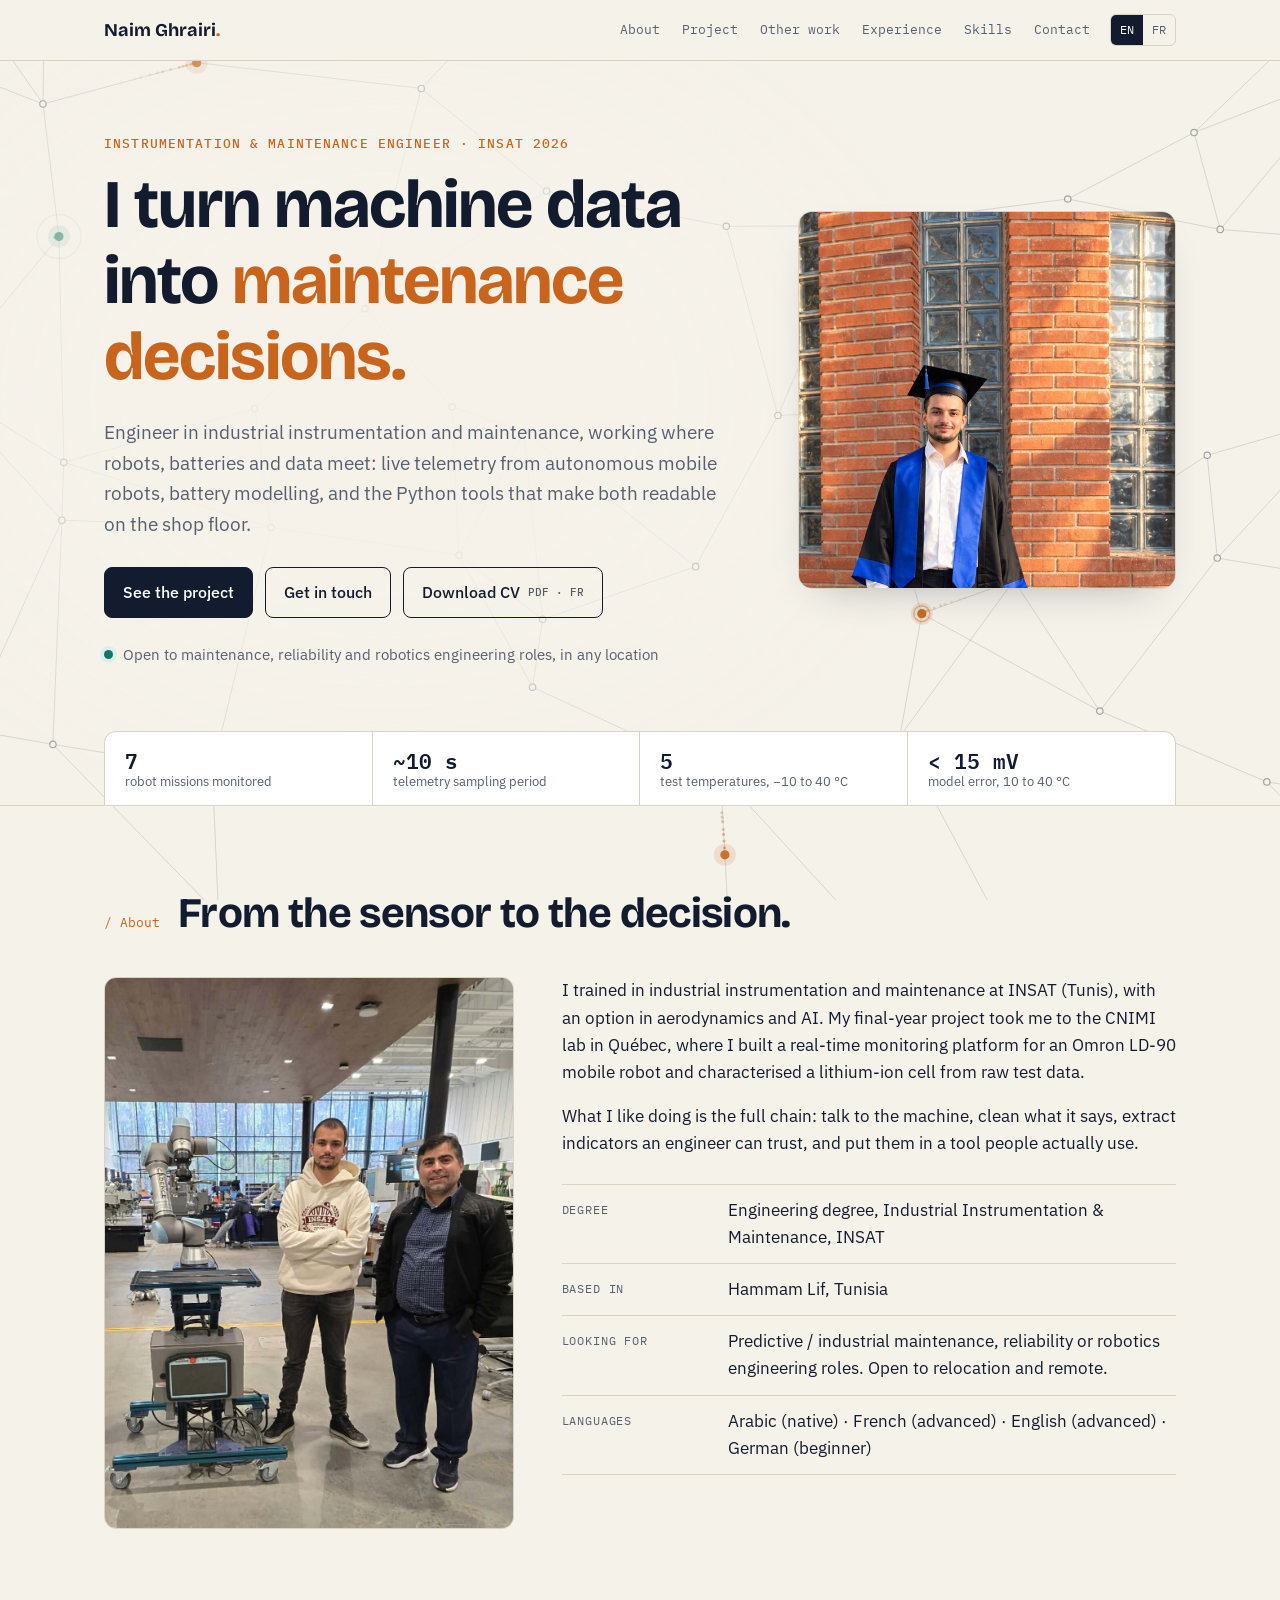
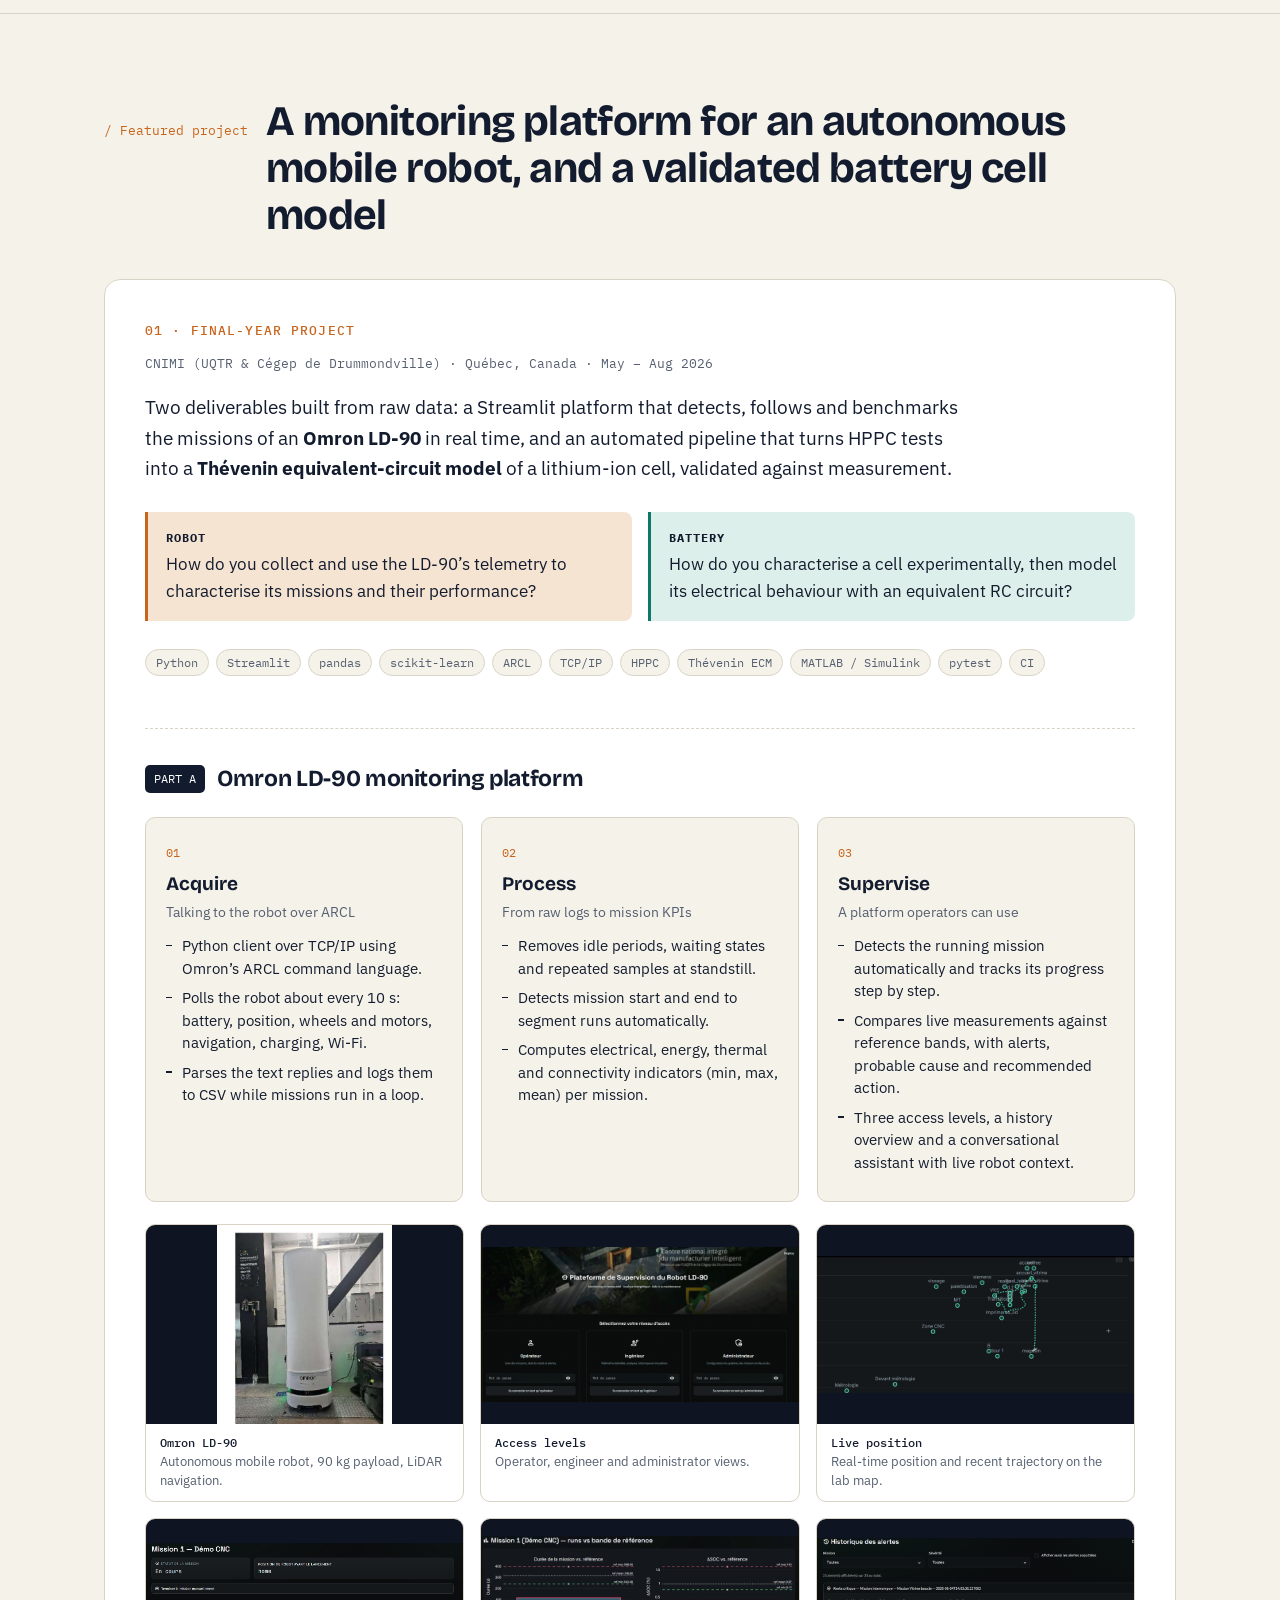
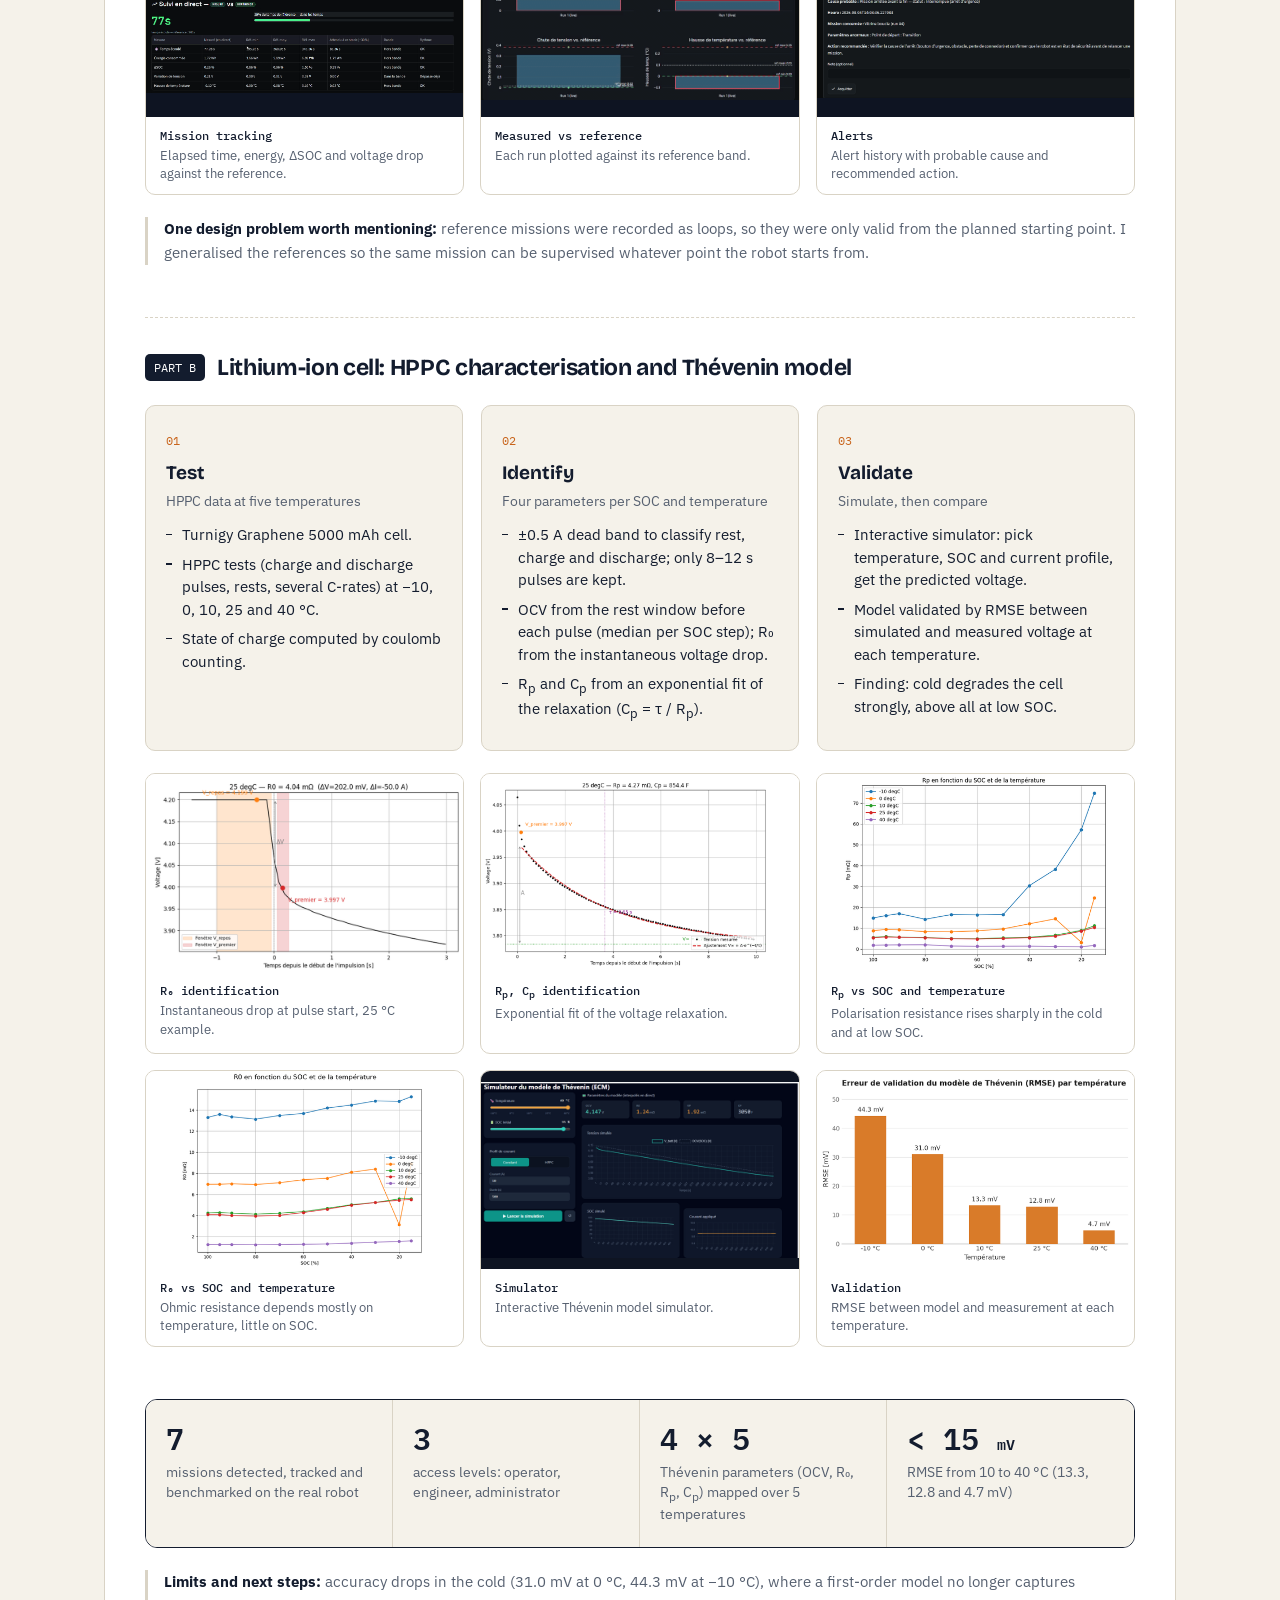
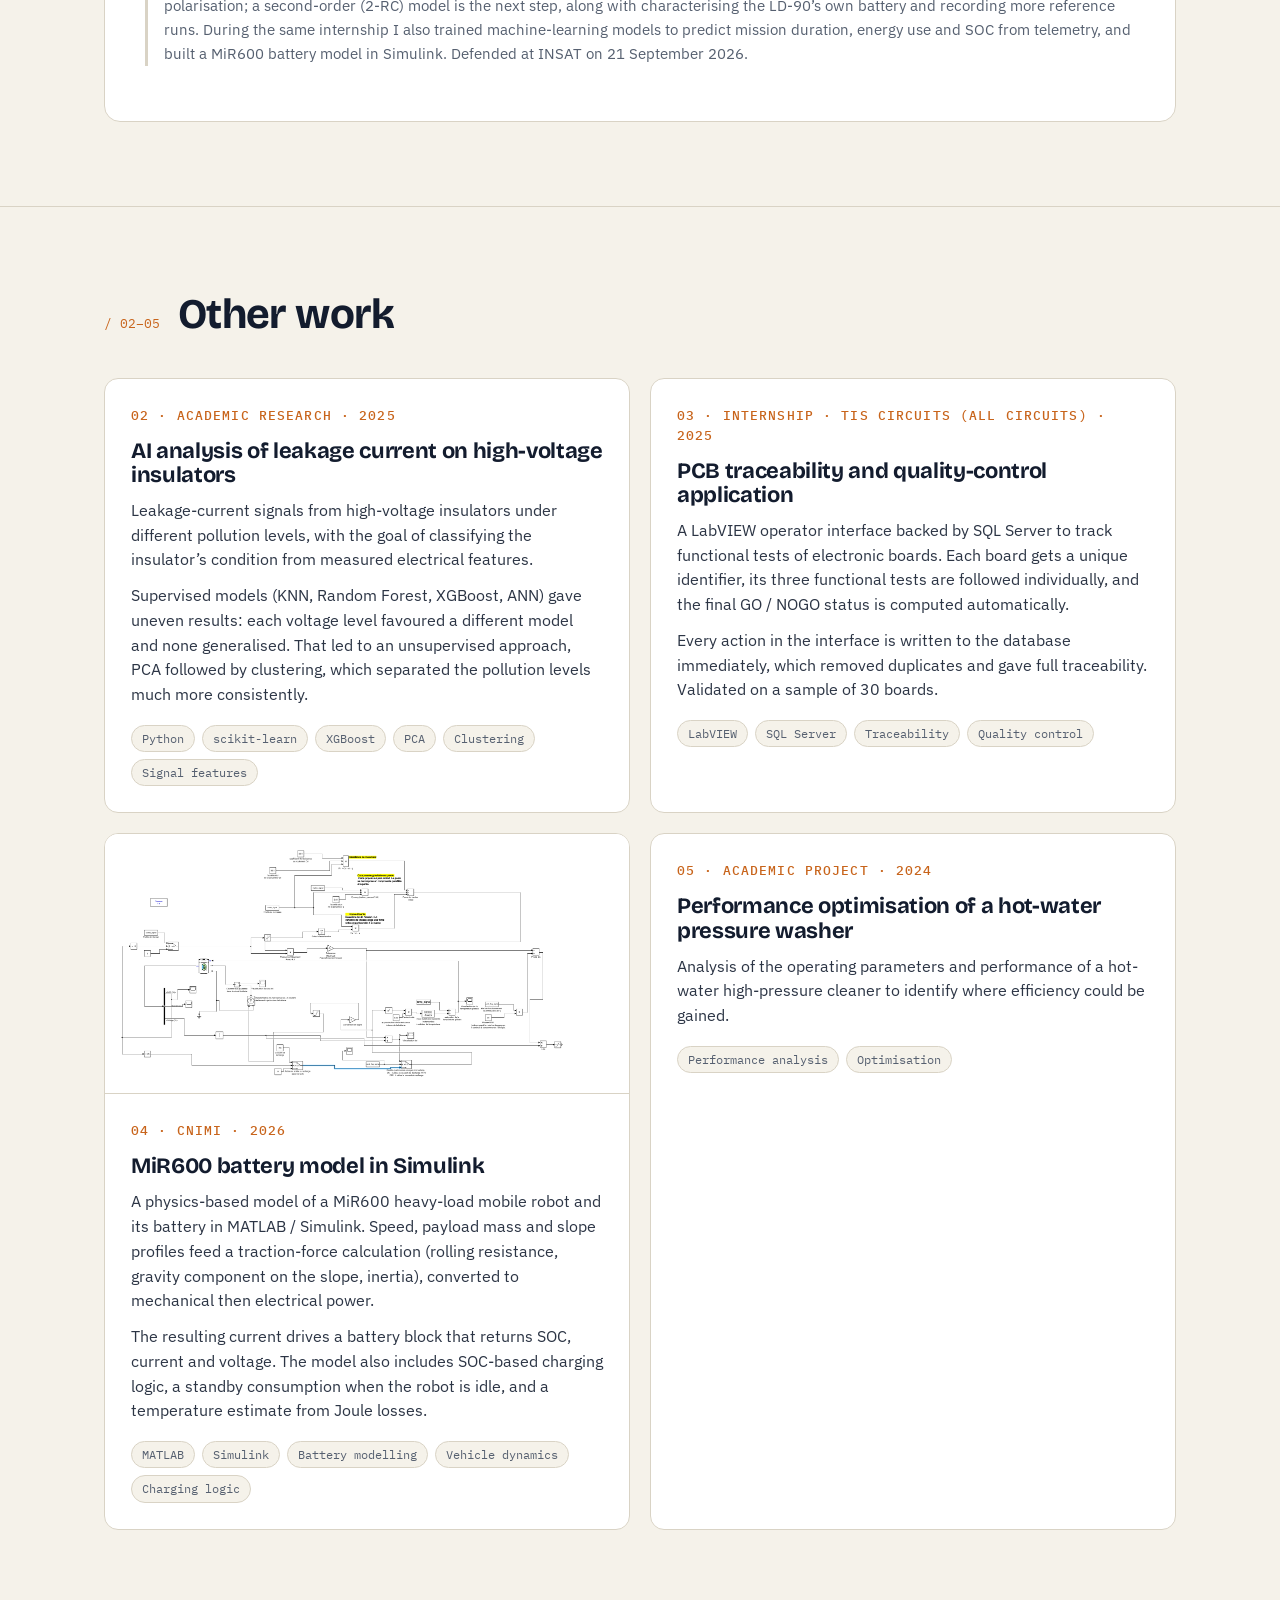
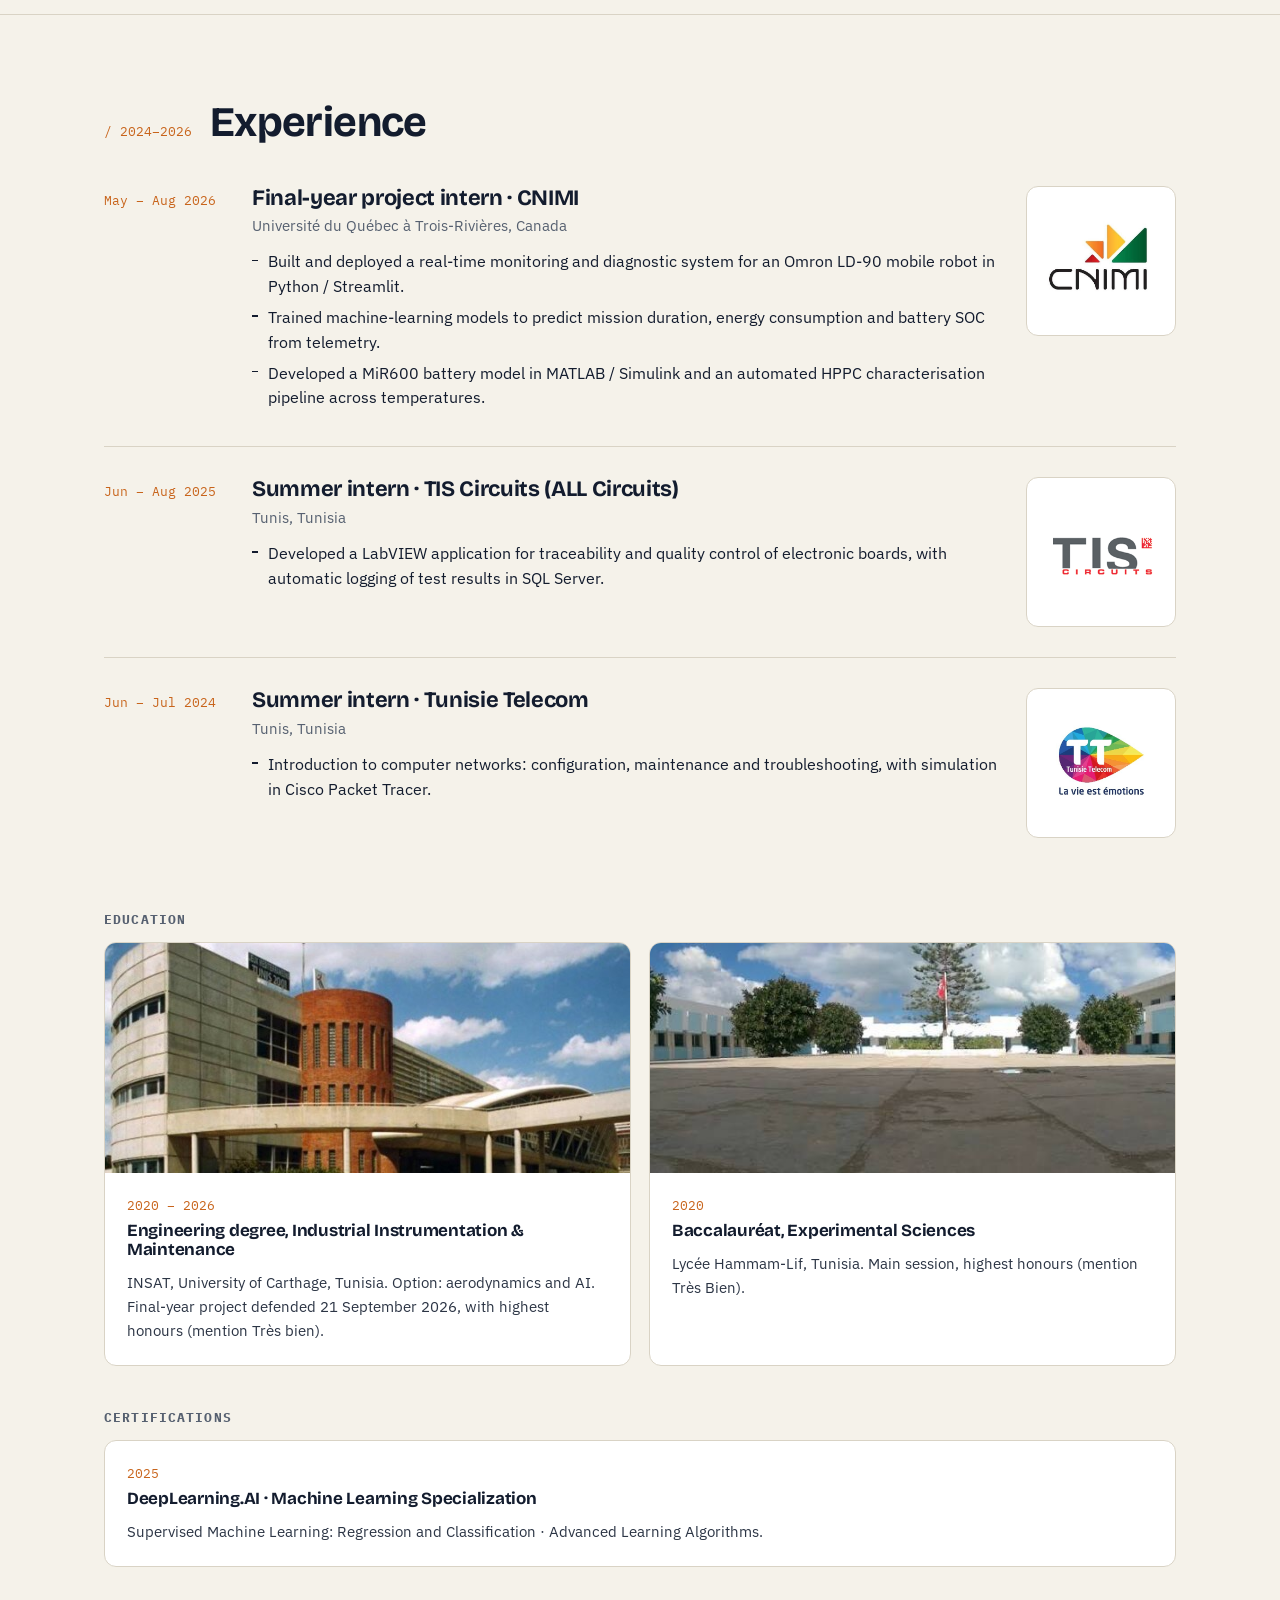
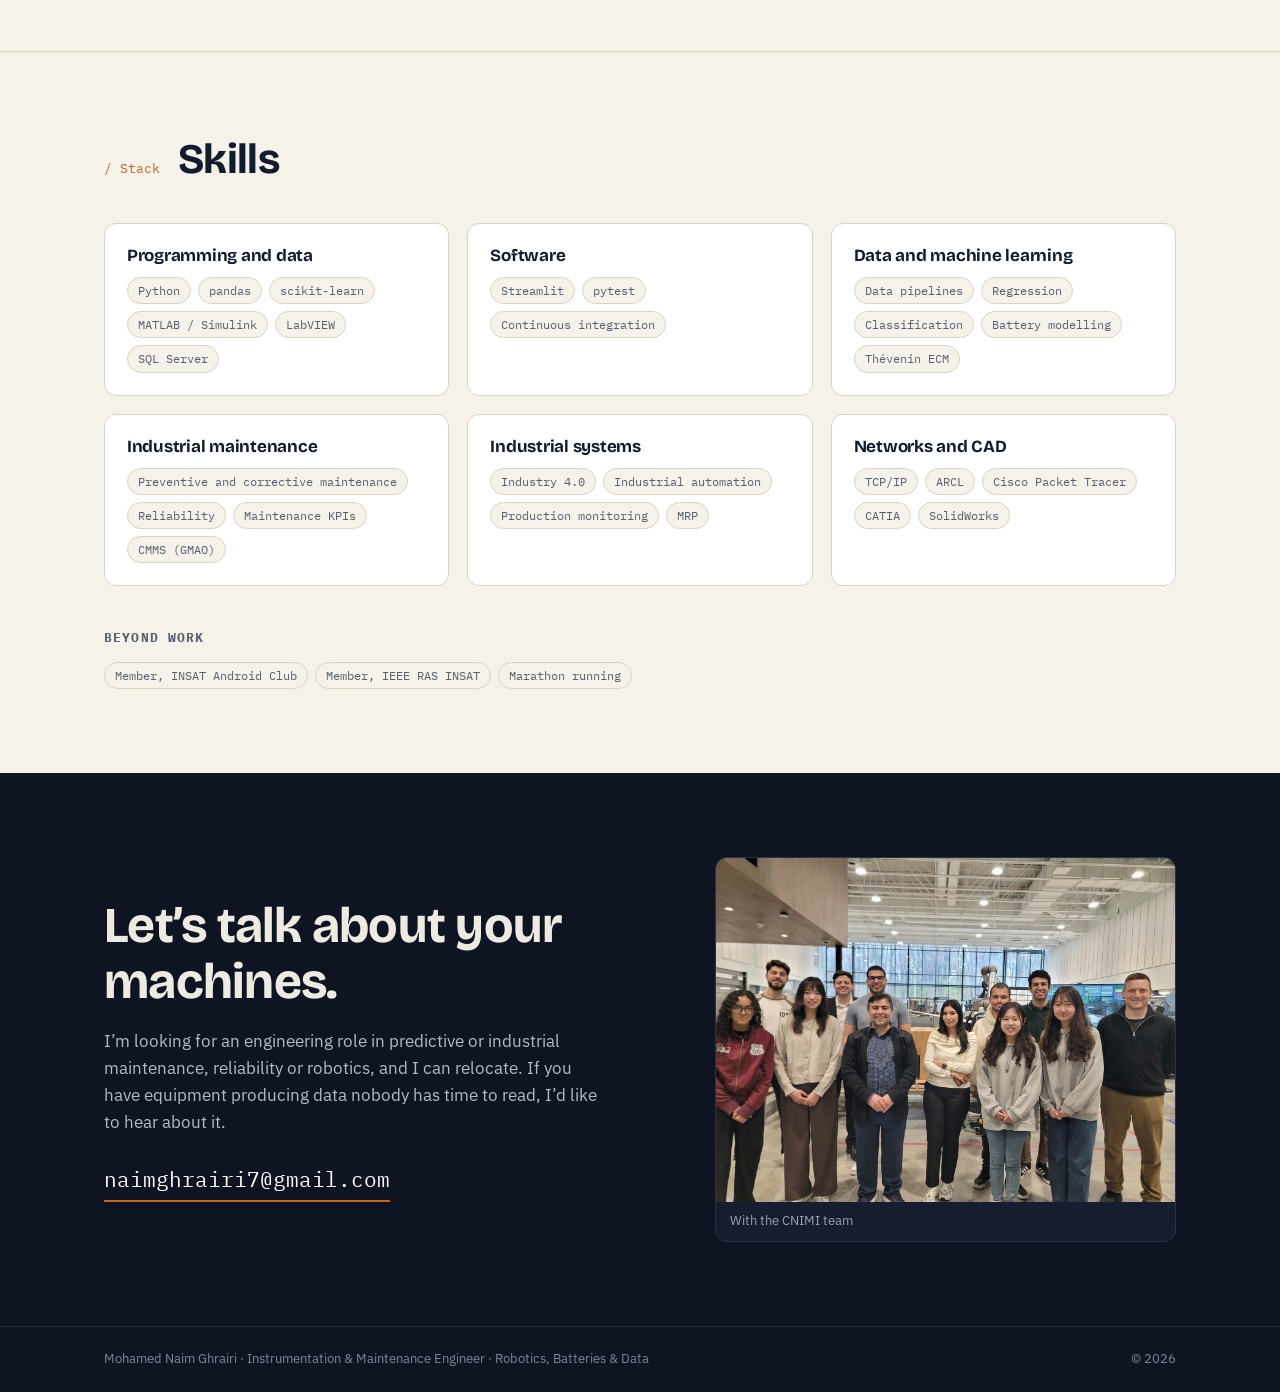
<file: index.html>
<!doctype html>
<html lang="en">
<head>
<meta charset="utf-8">
<meta name="viewport" content="width=device-width, initial-scale=1">
<title>Naim Ghrairi – Instrumentation &amp; Maintenance Engineer · Robotics, Batteries &amp; Data</title>
<meta name="description" content="Naim Ghrairi, industrial instrumentation and maintenance engineer (INSAT). Robot telemetry monitoring, lithium-ion battery modelling and Python data tools. Open to maintenance, reliability and robotics roles.">
<meta name="author" content="Mohamed Naim Ghrairi">
<meta property="og:type" content="website">
<meta property="og:title" content="Naim Ghrairi – Instrumentation &amp; Maintenance Engineer · Robotics, Batteries &amp; Data">
<meta property="og:description" content="Naim Ghrairi, industrial instrumentation and maintenance engineer (INSAT). Robot telemetry monitoring, lithium-ion battery modelling and Python data tools. Open to maintenance, reliability and robotics roles.">
<meta property="og:image" content="img/portrait.jpg">
<meta name="theme-color" content="#F5F2EA">
<link rel="alternate" hreflang="en" href="index.html">
<link rel="alternate" hreflang="fr" href="fr.html">
<link rel="preconnect" href="https://fonts.googleapis.com">
<link rel="preconnect" href="https://fonts.gstatic.com" crossorigin>
<link href="https://fonts.googleapis.com/css2?family=Bricolage+Grotesque:opsz,wght@12..96,500;12..96,700&family=IBM+Plex+Mono:wght@400;500;600&family=IBM+Plex+Sans:wght@400;500;600&display=swap" rel="stylesheet">
<link rel="stylesheet" href="style.css">
</head>
<body id="top">
<canvas id="bg" aria-hidden="true"></canvas>
<a class="skip" href="#main">Skip to content</a>

<header class="top"><div class="wrap">
  <a class="brand" href="#top">Naim Ghrairi<span>.</span></a>
  <nav class="nav" aria-label="Sections"><a href="#about">About</a><a href="#project">Project</a><a href="#work">Other work</a><a href="#experience">Experience</a><a href="#skills">Skills</a><a href="#contact">Contact</a></nav>
  <div class="lang"><a href="index.html" aria-current="page">EN</a><a href="fr.html">FR</a></div>
</div></header>

<main id="main">

<!-- ============ HERO ============ -->
<div class="hero"><div class="wrap">
  <div>
    <span class="eyebrow">Instrumentation &amp; Maintenance Engineer · INSAT 2026</span>
    <h1>I turn machine data into <em>maintenance decisions.</em></h1>
    <p class="lead">Engineer in industrial instrumentation and maintenance, working where robots, batteries and data meet: live telemetry from autonomous mobile robots, battery modelling, and the Python tools that make both readable on the shop floor.</p>
    <div class="btns">
      <a class="btn primary" href="#project">See the project</a>
      <a class="btn" href="#contact">Get in touch</a>
      <a class="btn" href="cv/CV_Naim_Ghrairi_FR.pdf">Download CV <small>PDF · FR</small></a>
      <!-- Add your profile links here once you have them, e.g.
      <a class="btn" href="https://www.linkedin.com/in/YOUR-PROFILE">LinkedIn</a>
      <a class="btn" href="https://github.com/YOUR-USERNAME">GitHub</a> -->
    </div>
    <span class="status"><i></i>Open to maintenance, reliability and robotics engineering roles, in any location</span>
  </div>
  <div class="plate">
    <img src="img/portrait.jpg" alt="Naim Ghrairi in his graduation gown" width="640" height="640">
  </div>
</div>
<div class="wrap"><div class="readout"><div><b>7</b><span>robot missions monitored</span></div><div><b>~10 s</b><span>telemetry sampling period</span></div><div><b>5</b><span>test temperatures, −10 to 40 °C</span></div><div><b>&lt; 15 mV</b><span>model error, 10 to 40 °C</span></div></div></div>
</div>

<!-- ============ ABOUT ============ -->
<section id="about"><div class="wrap">
  <div class="sec-head"><span class="num">/ About</span><h2>From the sensor to the decision.</h2></div>
  <div class="about">
    <figure class="photo"><img src="img/cnimi-supervisor.jpg" alt="Naim Ghrairi and his supervisor standing next to a mobile robot carrying a collaborative arm at the CNIMI lab" loading="lazy"></figure>
    <div>
      <p>I trained in industrial instrumentation and maintenance at INSAT (Tunis), with an option in aerodynamics and AI. My final-year project took me to the CNIMI lab in Québec, where I built a real-time monitoring platform for an Omron LD-90 mobile robot and characterised a lithium-ion cell from raw test data.</p><p>What I like doing is the full chain: talk to the machine, clean what it says, extract indicators an engineer can trust, and put them in a tool people actually use.</p>
      <dl class="kv"><div><dt>Degree</dt><dd>Engineering degree, Industrial Instrumentation &amp; Maintenance, INSAT</dd></div><div><dt>Based in</dt><dd>Hammam Lif, Tunisia</dd></div><div><dt>Looking for</dt><dd>Predictive / industrial maintenance, reliability or robotics engineering roles. Open to relocation and remote.</dd></div><div><dt>Languages</dt><dd>Arabic (native) · French (advanced) · English (advanced) · German (beginner)</dd></div></dl>
    </div>
  </div>
</div></section>

<!-- ============ FEATURED PROJECT ============ -->
<section id="project"><div class="wrap">
  <div class="sec-head"><span class="num">/ Featured project</span><h2>A monitoring platform for an autonomous mobile robot, and a validated battery cell model</h2></div>
  <article class="feature">
    <span class="eyebrow">01 · Final-year project</span>
    <p class="meta">CNIMI (UQTR &amp; Cégep de Drummondville) · Québec, Canada · May – Aug 2026</p>
    <p class="lead" style="max-width:75ch;color:inherit">Two deliverables built from raw data: a Streamlit platform that detects, follows and benchmarks the missions of an <b>Omron LD-90</b> in real time, and an automated pipeline that turns HPPC tests into a <b>Thévenin equivalent-circuit model</b> of a lithium-ion cell, validated against measurement.</p>
    <div class="challenge"><div><b>ROBOT</b><p>How do you collect and use the LD-90’s telemetry to characterise its missions and their performance?</p></div><div><b>BATTERY</b><p>How do you characterise a cell experimentally, then model its electrical behaviour with an equivalent RC circuit?</p></div></div>
    <ul class="tags"><li class="tag">Python</li><li class="tag">Streamlit</li><li class="tag">pandas</li><li class="tag">scikit-learn</li><li class="tag">ARCL</li><li class="tag">TCP/IP</li><li class="tag">HPPC</li><li class="tag">Thévenin ECM</li><li class="tag">MATLAB / Simulink</li><li class="tag">pytest</li><li class="tag">CI</li></ul>
    <div class="part"><div class="part-title"><span>PART A</span><h4>Omron LD-90 monitoring platform</h4></div><div class="steps"><div class="step"><span class="n">01</span><h5>Acquire</h5><p class="sub">Talking to the robot over ARCL</p><ul><li>Python client over TCP/IP using Omron’s ARCL command language.</li><li>Polls the robot about every 10 s: battery, position, wheels and motors, navigation, charging, Wi-Fi.</li><li>Parses the text replies and logs them to CSV while missions run in a loop.</li></ul></div><div class="step"><span class="n">02</span><h5>Process</h5><p class="sub">From raw logs to mission KPIs</p><ul><li>Removes idle periods, waiting states and repeated samples at standstill.</li><li>Detects mission start and end to segment runs automatically.</li><li>Computes electrical, energy, thermal and connectivity indicators (min, max, mean) per mission.</li></ul></div><div class="step"><span class="n">03</span><h5>Supervise</h5><p class="sub">A platform operators can use</p><ul><li>Detects the running mission automatically and tracks its progress step by step.</li><li>Compares live measurements against reference bands, with alerts, probable cause and recommended action.</li><li>Three access levels, a history overview and a conversational assistant with live robot context.</li></ul></div></div><div class="gallery"><figure class="fig "><a href="img/robot-ld90.jpg" target="_blank" rel="noopener"><img src="img/robot-ld90.jpg" alt="The Omron LD-90 mobile robot at the CNIMI lab" loading="lazy"></a><figcaption class="fig-cap"><b>Omron LD-90</b>Autonomous mobile robot, 90 kg payload, LiDAR navigation.</figcaption></figure><figure class="fig "><a href="img/dash-home.png" target="_blank" rel="noopener"><img src="img/dash-home.png" alt="Platform home page with three access levels" loading="lazy"></a><figcaption class="fig-cap"><b>Access levels</b>Operator, engineer and administrator views.</figcaption></figure><figure class="fig "><a href="img/dash-trajectory.gif" target="_blank" rel="noopener"><img src="img/dash-trajectory.gif" alt="Animated view of the robot position on the lab map" loading="lazy"></a><figcaption class="fig-cap"><b>Live position</b>Real-time position and recent trajectory on the lab map.</figcaption></figure><figure class="fig "><a href="img/dash-mission.png" target="_blank" rel="noopener"><img src="img/dash-mission.png" alt="Live mission tracking table comparing measured values with reference" loading="lazy"></a><figcaption class="fig-cap"><b>Mission tracking</b>Elapsed time, energy, ΔSOC and voltage drop against the reference.</figcaption></figure><figure class="fig "><a href="img/dash-compare.gif" target="_blank" rel="noopener"><img src="img/dash-compare.gif" alt="Charts comparing mission runs with reference bands" loading="lazy"></a><figcaption class="fig-cap"><b>Measured vs reference</b>Each run plotted against its reference band.</figcaption></figure><figure class="fig "><a href="img/dash-alerts.png" target="_blank" rel="noopener"><img src="img/dash-alerts.png" alt="Alert history page showing an interrupted mission alert" loading="lazy"></a><figcaption class="fig-cap"><b>Alerts</b>Alert history with probable cause and recommended action.</figcaption></figure></div>
      <p class="note"><b>One design problem worth mentioning:</b> reference missions were recorded as loops, so they were only valid from the planned starting point. I generalised the references so the same mission can be supervised whatever point the robot starts from.</p></div>
    <div class="part"><div class="part-title"><span>PART B</span><h4>Lithium-ion cell: HPPC characterisation and Thévenin model</h4></div><div class="steps"><div class="step"><span class="n">01</span><h5>Test</h5><p class="sub">HPPC data at five temperatures</p><ul><li>Turnigy Graphene 5000 mAh cell.</li><li>HPPC tests (charge and discharge pulses, rests, several C-rates) at −10, 0, 10, 25 and 40 °C.</li><li>State of charge computed by coulomb counting.</li></ul></div><div class="step"><span class="n">02</span><h5>Identify</h5><p class="sub">Four parameters per SOC and temperature</p><ul><li>±0.5 A dead band to classify rest, charge and discharge; only 8–12 s pulses are kept.</li><li>OCV from the rest window before each pulse (median per SOC step); R₀ from the instantaneous voltage drop.</li><li>R<sub>p</sub> and C<sub>p</sub> from an exponential fit of the relaxation (C<sub>p</sub> = τ / R<sub>p</sub>).</li></ul></div><div class="step"><span class="n">03</span><h5>Validate</h5><p class="sub">Simulate, then compare</p><ul><li>Interactive simulator: pick temperature, SOC and current profile, get the predicted voltage.</li><li>Model validated by RMSE between simulated and measured voltage at each temperature.</li><li>Finding: cold degrades the cell strongly, above all at low SOC.</li></ul></div></div><div class="gallery"><figure class="fig light"><a href="img/hppc-r0.png" target="_blank" rel="noopener"><img src="img/hppc-r0.png" alt="Voltage versus time at the start of a pulse showing the ohmic drop" loading="lazy"></a><figcaption class="fig-cap"><b>R₀ identification</b>Instantaneous drop at pulse start, 25 °C example.</figcaption></figure><figure class="fig light"><a href="img/hppc-rp.png" target="_blank" rel="noopener"><img src="img/hppc-rp.png" alt="Measured voltage relaxation with exponential fit" loading="lazy"></a><figcaption class="fig-cap"><b>R<sub>p</sub>, C<sub>p</sub> identification</b>Exponential fit of the voltage relaxation.</figcaption></figure><figure class="fig light"><a href="img/ecm-rp.png" target="_blank" rel="noopener"><img src="img/ecm-rp.png" alt="Polarisation resistance versus state of charge for five temperatures" loading="lazy"></a><figcaption class="fig-cap"><b>R<sub>p</sub> vs SOC and temperature</b>Polarisation resistance rises sharply in the cold and at low SOC.</figcaption></figure><figure class="fig light"><a href="img/ecm-r0.png" target="_blank" rel="noopener"><img src="img/ecm-r0.png" alt="Ohmic resistance versus state of charge for five temperatures" loading="lazy"></a><figcaption class="fig-cap"><b>R₀ vs SOC and temperature</b>Ohmic resistance depends mostly on temperature, little on SOC.</figcaption></figure><figure class="fig "><a href="img/ecm-simulator.png" target="_blank" rel="noopener"><img src="img/ecm-simulator.png" alt="Simulator interface with temperature and SOC sliders and simulated voltage" loading="lazy"></a><figcaption class="fig-cap"><b>Simulator</b>Interactive Thévenin model simulator.</figcaption></figure><figure class="fig light"><a href="img/ecm-rmse.png" target="_blank" rel="noopener"><img src="img/ecm-rmse.png" alt="Bar chart of model validation error by temperature" loading="lazy"></a><figcaption class="fig-cap"><b>Validation</b>RMSE between model and measurement at each temperature.</figcaption></figure></div></div>
    <div class="results" aria-label="Results"><div><b>7</b><span>missions detected, tracked and benchmarked on the real robot</span></div><div><b>3</b><span>access levels: operator, engineer, administrator</span></div><div><b>4 × 5</b><span>Thévenin parameters (OCV, R₀, R<sub>p</sub>, C<sub>p</sub>) mapped over 5 temperatures</span></div><div><b>&lt; 15 <small>mV</small></b><span>RMSE from 10 to 40 °C (13.3, 12.8 and 4.7 mV)</span></div></div>
    <p class="note"><b>Limits and next steps:</b> accuracy drops in the cold (31.0 mV at 0 °C, 44.3 mV at −10 °C), where a first-order model no longer captures polarisation; a second-order (2-RC) model is the next step, along with characterising the LD-90’s own battery and recording more reference runs. During the same internship I also trained machine-learning models to predict mission duration, energy use and SOC from telemetry, and built a MiR600 battery model in Simulink. Defended at INSAT on 21 September 2026.</p>
  </article>
</div></section>

<!-- ============ OTHER WORK ============ -->
<section id="work"><div class="wrap">
  <div class="sec-head"><span class="num">/ 02–05</span><h2>Other work</h2></div>
  <div class="cards"><article class="card"><div class="body"><span class="eyebrow">02 · Academic research · 2025</span><h3>AI analysis of leakage current on high-voltage insulators</h3><p>Leakage-current signals from high-voltage insulators under different pollution levels, with the goal of classifying the insulator’s condition from measured electrical features.</p><p>Supervised models (KNN, Random Forest, XGBoost, ANN) gave uneven results: each voltage level favoured a different model and none generalised. That led to an unsupervised approach, PCA followed by clustering, which separated the pollution levels much more consistently.</p><ul class="tags"><li class="tag">Python</li><li class="tag">scikit-learn</li><li class="tag">XGBoost</li><li class="tag">PCA</li><li class="tag">Clustering</li><li class="tag">Signal features</li></ul></div></article><article class="card"><div class="body"><span class="eyebrow">03 · Internship · TIS Circuits (ALL Circuits) · 2025</span><h3>PCB traceability and quality-control application</h3><p>A LabVIEW operator interface backed by SQL Server to track functional tests of electronic boards. Each board gets a unique identifier, its three functional tests are followed individually, and the final GO / NOGO status is computed automatically.</p><p>Every action in the interface is written to the database immediately, which removed duplicates and gave full traceability. Validated on a sample of 30 boards.</p><ul class="tags"><li class="tag">LabVIEW</li><li class="tag">SQL Server</li><li class="tag">Traceability</li><li class="tag">Quality control</li></ul></div></article><article class="card"><a class="shot contain" href="img/mir600-simulink.png" target="_blank" rel="noopener"><img src="img/mir600-simulink.png" alt="Simulink block diagram of the MiR600 model: traction force, power conversion, battery block and charging logic" loading="lazy"></a><div class="body"><span class="eyebrow">04 · CNIMI · 2026</span><h3>MiR600 battery model in Simulink</h3><p>A physics-based model of a MiR600 heavy-load mobile robot and its battery in MATLAB / Simulink. Speed, payload mass and slope profiles feed a traction-force calculation (rolling resistance, gravity component on the slope, inertia), converted to mechanical then electrical power.</p><p>The resulting current drives a battery block that returns SOC, current and voltage. The model also includes SOC-based charging logic, a standby consumption when the robot is idle, and a temperature estimate from Joule losses.</p><ul class="tags"><li class="tag">MATLAB</li><li class="tag">Simulink</li><li class="tag">Battery modelling</li><li class="tag">Vehicle dynamics</li><li class="tag">Charging logic</li></ul></div></article><article class="card"><div class="body"><span class="eyebrow">05 · Academic project · 2024</span><h3>Performance optimisation of a hot-water pressure washer</h3><p>Analysis of the operating parameters and performance of a hot-water high-pressure cleaner to identify where efficiency could be gained.</p><ul class="tags"><li class="tag">Performance analysis</li><li class="tag">Optimisation</li></ul></div></article></div>
</div></section>

<!-- ============ EXPERIENCE + EDUCATION ============ -->
<section id="experience"><div class="wrap">
  <div class="sec-head"><span class="num">/ 2024–2026</span><h2>Experience</h2></div>
  <div class="tl"><div class="tl-item"><div class="when">May – Aug 2026</div><div class="tl-body"><div><h3>Final-year project intern · CNIMI</h3><p class="where">Université du Québec à Trois-Rivières, Canada</p><ul><li>Built and deployed a real-time monitoring and diagnostic system for an Omron LD-90 mobile robot in Python / Streamlit.</li><li>Trained machine-learning models to predict mission duration, energy consumption and battery SOC from telemetry.</li><li>Developed a MiR600 battery model in MATLAB / Simulink and an automated HPPC characterisation pipeline across temperatures.</li></ul></div><div class="logo"><img src="img/logo-cnimi.jpg" alt="CNIMI logo" loading="lazy"></div></div></div><div class="tl-item"><div class="when">Jun – Aug 2025</div><div class="tl-body"><div><h3>Summer intern · TIS Circuits (ALL Circuits)</h3><p class="where">Tunis, Tunisia</p><ul><li>Developed a LabVIEW application for traceability and quality control of electronic boards, with automatic logging of test results in SQL Server.</li></ul></div><div class="logo"><img src="img/logo-tis.png" alt="TIS Circuits logo" loading="lazy"></div></div></div><div class="tl-item"><div class="when">Jun – Jul 2024</div><div class="tl-body"><div><h3>Summer intern · Tunisie Telecom</h3><p class="where">Tunis, Tunisia</p><ul><li>Introduction to computer networks: configuration, maintenance and troubleshooting, with simulation in Cisco Packet Tracer.</li></ul></div><div class="logo"><img src="img/logo-tunisie-telecom.jpg" alt="Tunisie Telecom logo" loading="lazy"></div></div></div></div>
  <h3 class="sub-h">Education</h3>
  <div class="grid2"><div class="box edu"><img src="img/edu-insat.jpg" alt="The INSAT building in Tunis" loading="lazy"><div><span class="yr">2020 – 2026</span><h3>Engineering degree, Industrial Instrumentation &amp; Maintenance</h3><p>INSAT, University of Carthage, Tunisia. Option: aerodynamics and AI. Final-year project defended 21 September 2026, with highest honours (mention Très bien).</p></div></div><div class="box edu"><img src="img/edu-lycee.jpg" alt="Lycée Hammam-Lif courtyard" loading="lazy"><div><span class="yr">2020</span><h3>Baccalauréat, Experimental Sciences</h3><p>Lycée Hammam-Lif, Tunisia. Main session, highest honours (mention Très Bien).</p></div></div></div>
  <h3 class="sub-h">Certifications</h3>
  <div class="box"><span class="yr">2025</span><h3>DeepLearning.AI · Machine Learning Specialization</h3><p>Supervised Machine Learning: Regression and Classification · Advanced Learning Algorithms.</p></div>
</div></section>

<!-- ============ SKILLS ============ -->
<section id="skills"><div class="wrap">
  <div class="sec-head"><span class="num">/ Stack</span><h2>Skills</h2></div>
  <div class="grid3"><div class="box"><h3>Programming and data</h3><ul class="tags"><li class="tag">Python</li><li class="tag">pandas</li><li class="tag">scikit-learn</li><li class="tag">MATLAB / Simulink</li><li class="tag">LabVIEW</li><li class="tag">SQL Server</li></ul></div><div class="box"><h3>Software</h3><ul class="tags"><li class="tag">Streamlit</li><li class="tag">pytest</li><li class="tag">Continuous integration</li></ul></div><div class="box"><h3>Data and machine learning</h3><ul class="tags"><li class="tag">Data pipelines</li><li class="tag">Regression</li><li class="tag">Classification</li><li class="tag">Battery modelling</li><li class="tag">Thévenin ECM</li></ul></div><div class="box"><h3>Industrial maintenance</h3><ul class="tags"><li class="tag">Preventive and corrective maintenance</li><li class="tag">Reliability</li><li class="tag">Maintenance KPIs</li><li class="tag">CMMS (GMAO)</li></ul></div><div class="box"><h3>Industrial systems</h3><ul class="tags"><li class="tag">Industry 4.0</li><li class="tag">Industrial automation</li><li class="tag">Production monitoring</li><li class="tag">MRP</li></ul></div><div class="box"><h3>Networks and CAD</h3><ul class="tags"><li class="tag">TCP/IP</li><li class="tag">ARCL</li><li class="tag">Cisco Packet Tracer</li><li class="tag">CATIA</li><li class="tag">SolidWorks</li></ul></div></div>
  <h3 class="sub-h">Beyond work</h3>
  <ul class="tags"><li class="tag">Member, INSAT Android Club</li><li class="tag">Member, IEEE RAS INSAT</li><li class="tag">Marathon running</li></ul>
</div></section>

<!-- ============ CONTACT ============ -->
<section id="contact" class="contact"><div class="wrap">
  <div>
    <h2>Let’s talk about your machines.</h2>
    <p>I’m looking for an engineering role in predictive or industrial maintenance, reliability or robotics, and I can relocate. If you have equipment producing data nobody has time to read, I’d like to hear about it.</p>
    <a class="mail" href="mailto:naimghrairi7@gmail.com">naimghrairi7@gmail.com</a>
  </div>
  <figure class="photo"><img src="img/cnimi-team.jpg" alt="Group photo of the CNIMI lab team" loading="lazy"><figcaption>With the CNIMI team</figcaption></figure>
</div></section>

</main>
<footer><div class="wrap"><span>Mohamed Naim Ghrairi · Instrumentation &amp; Maintenance Engineer · Robotics, Batteries &amp; Data</span><span>© 2026</span></div></footer>
<script src="script.js" defer></script>
</body>
</html>
</file>
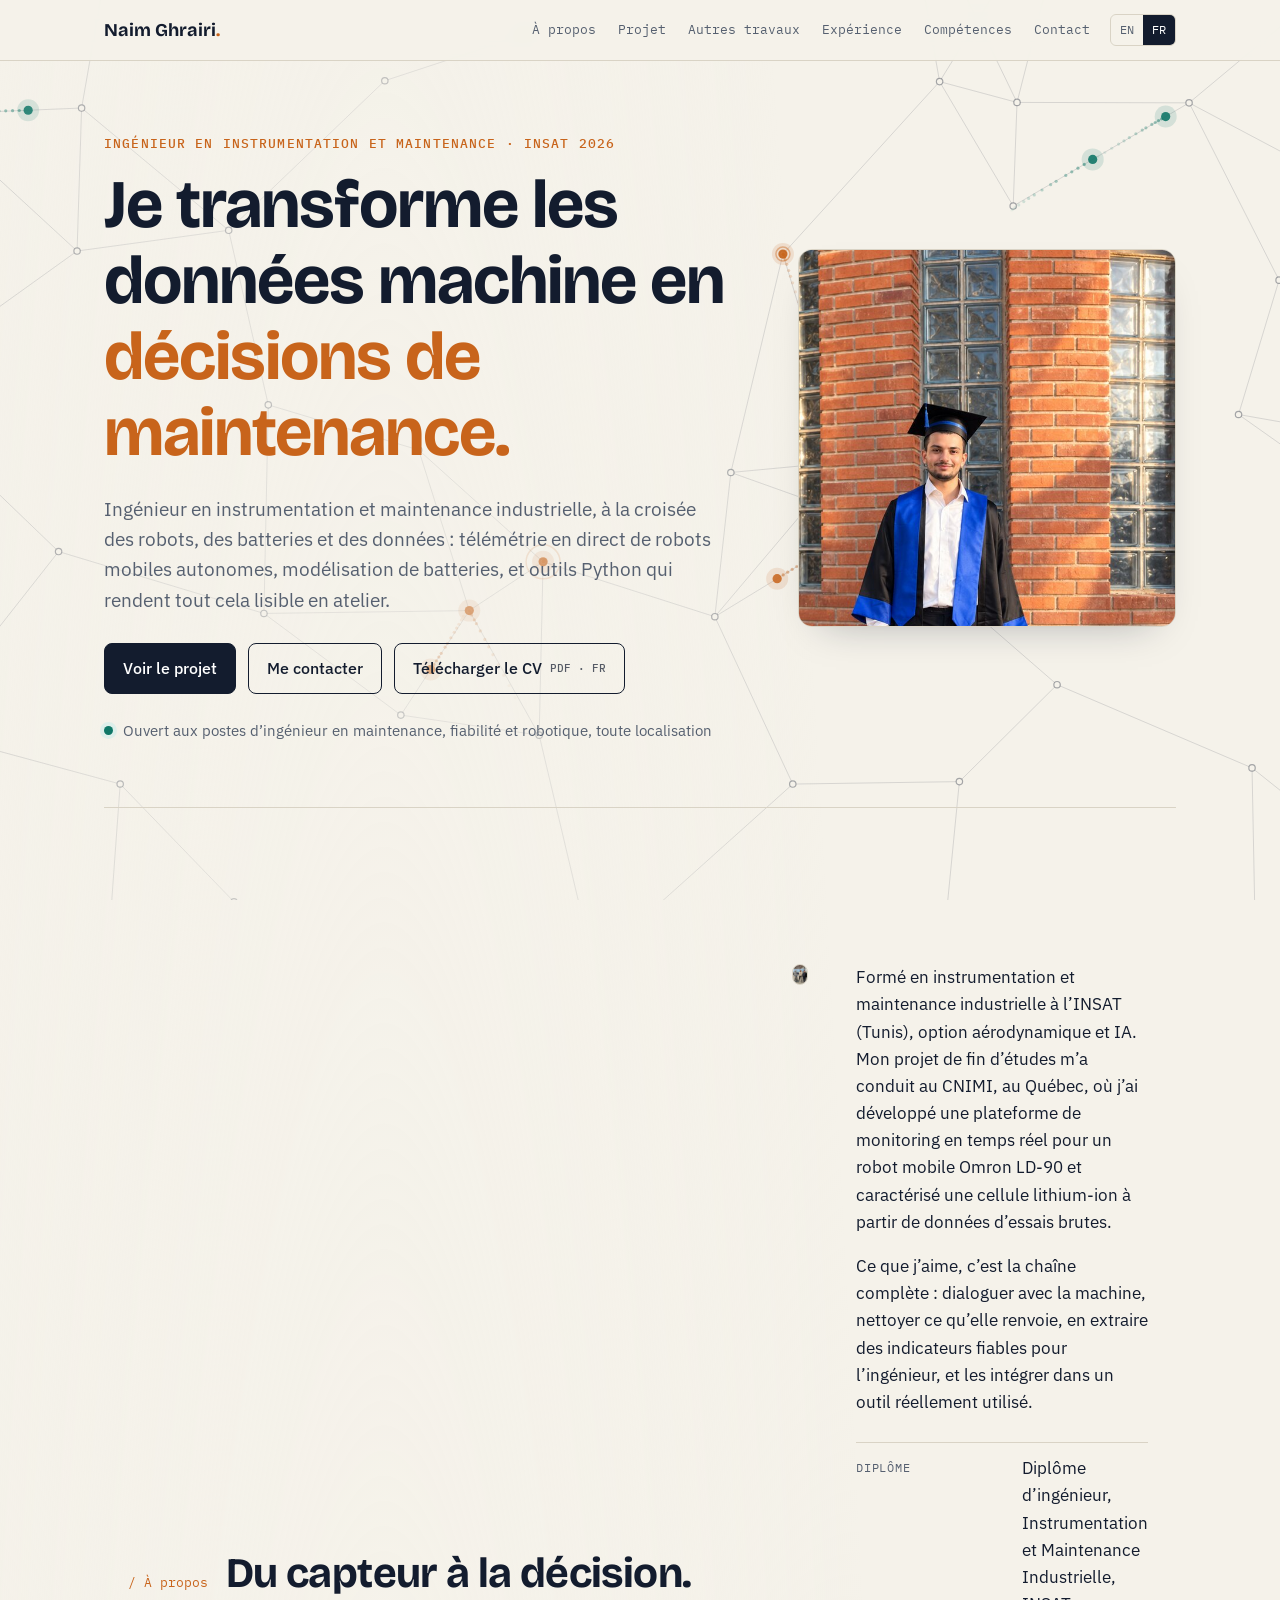
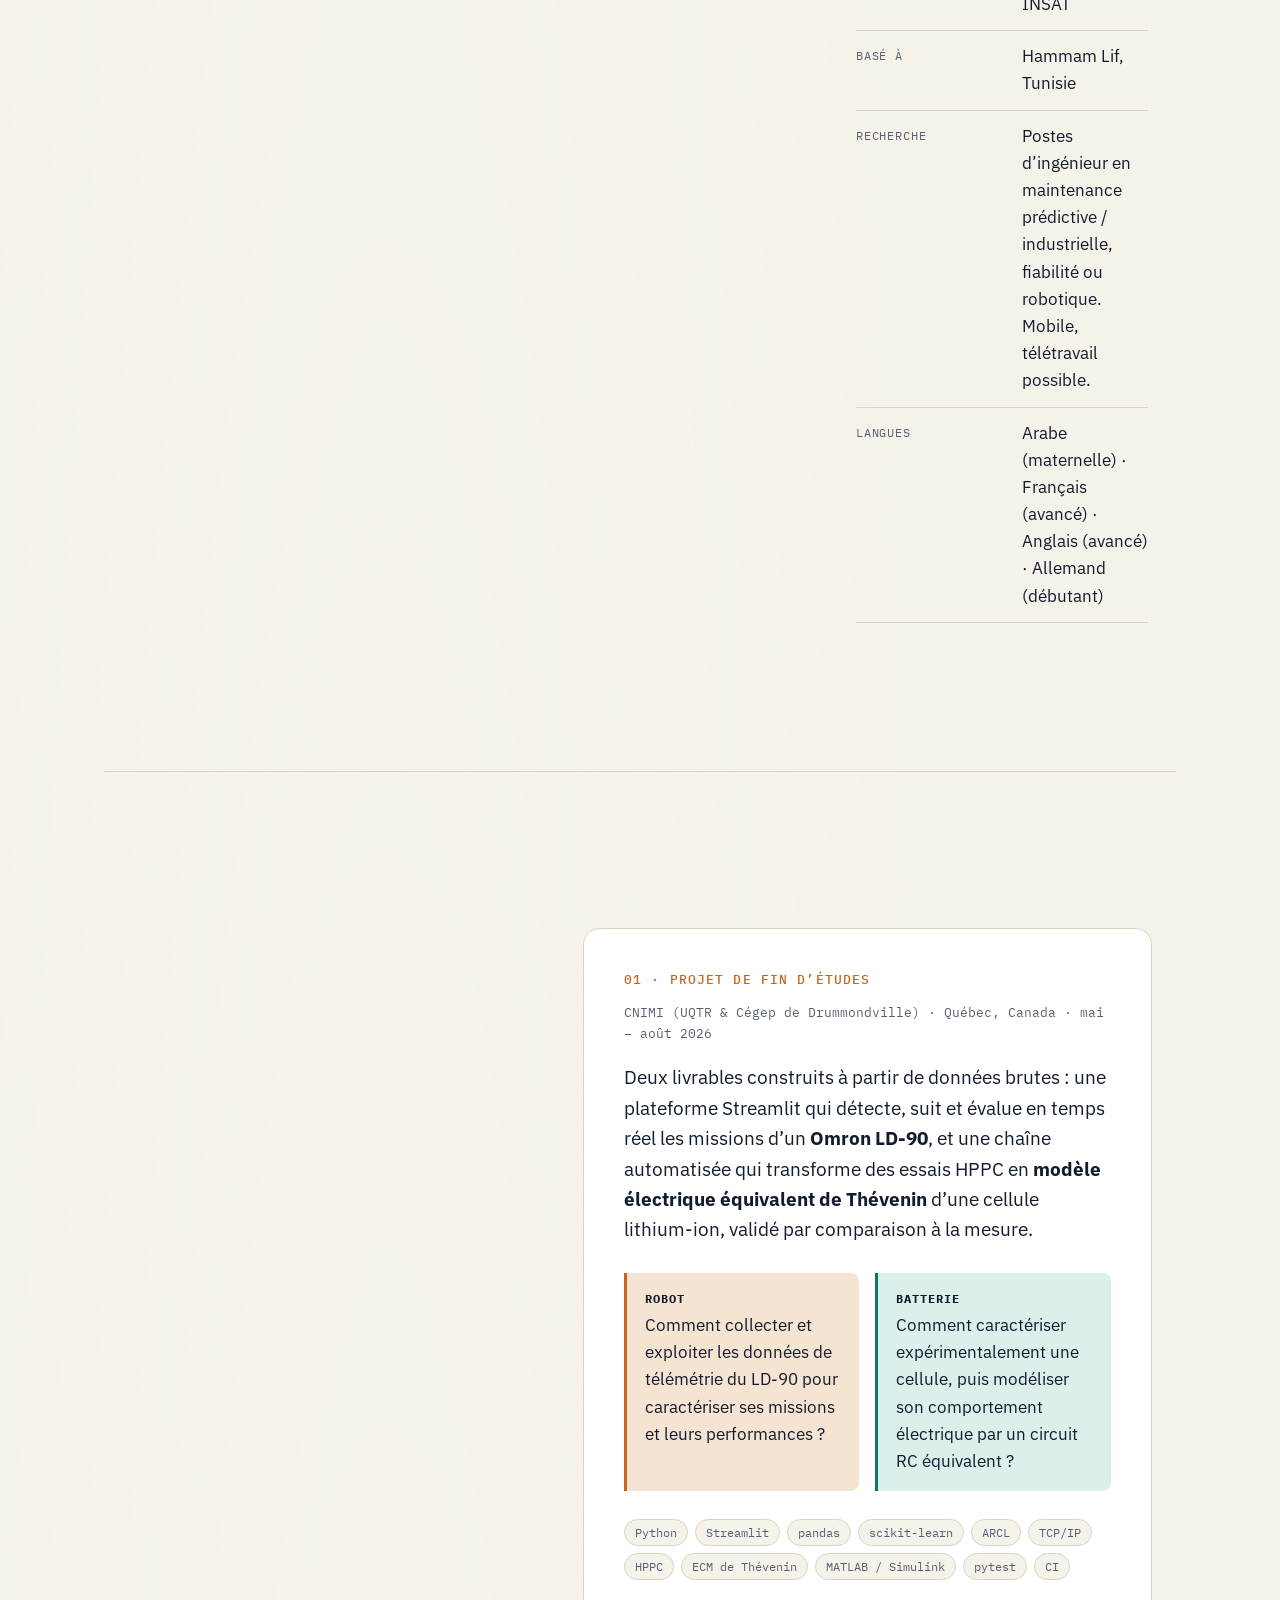
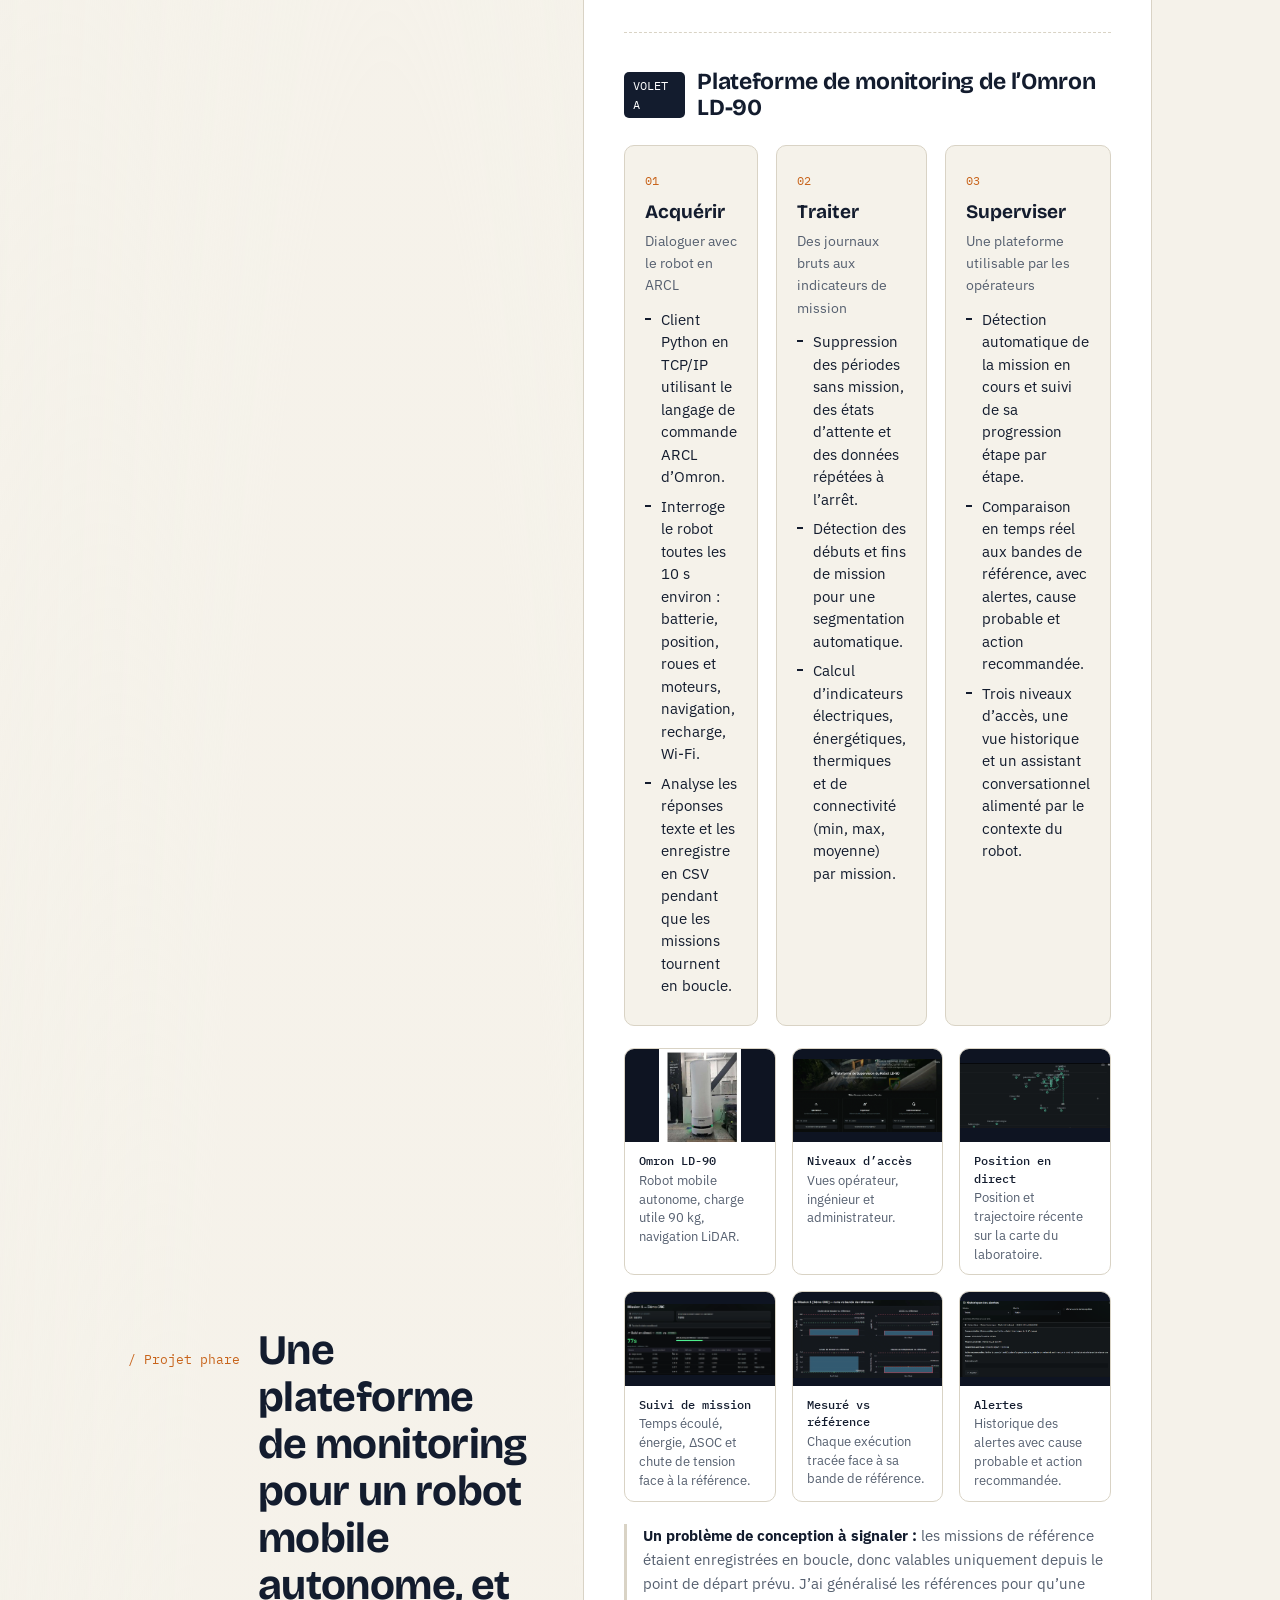
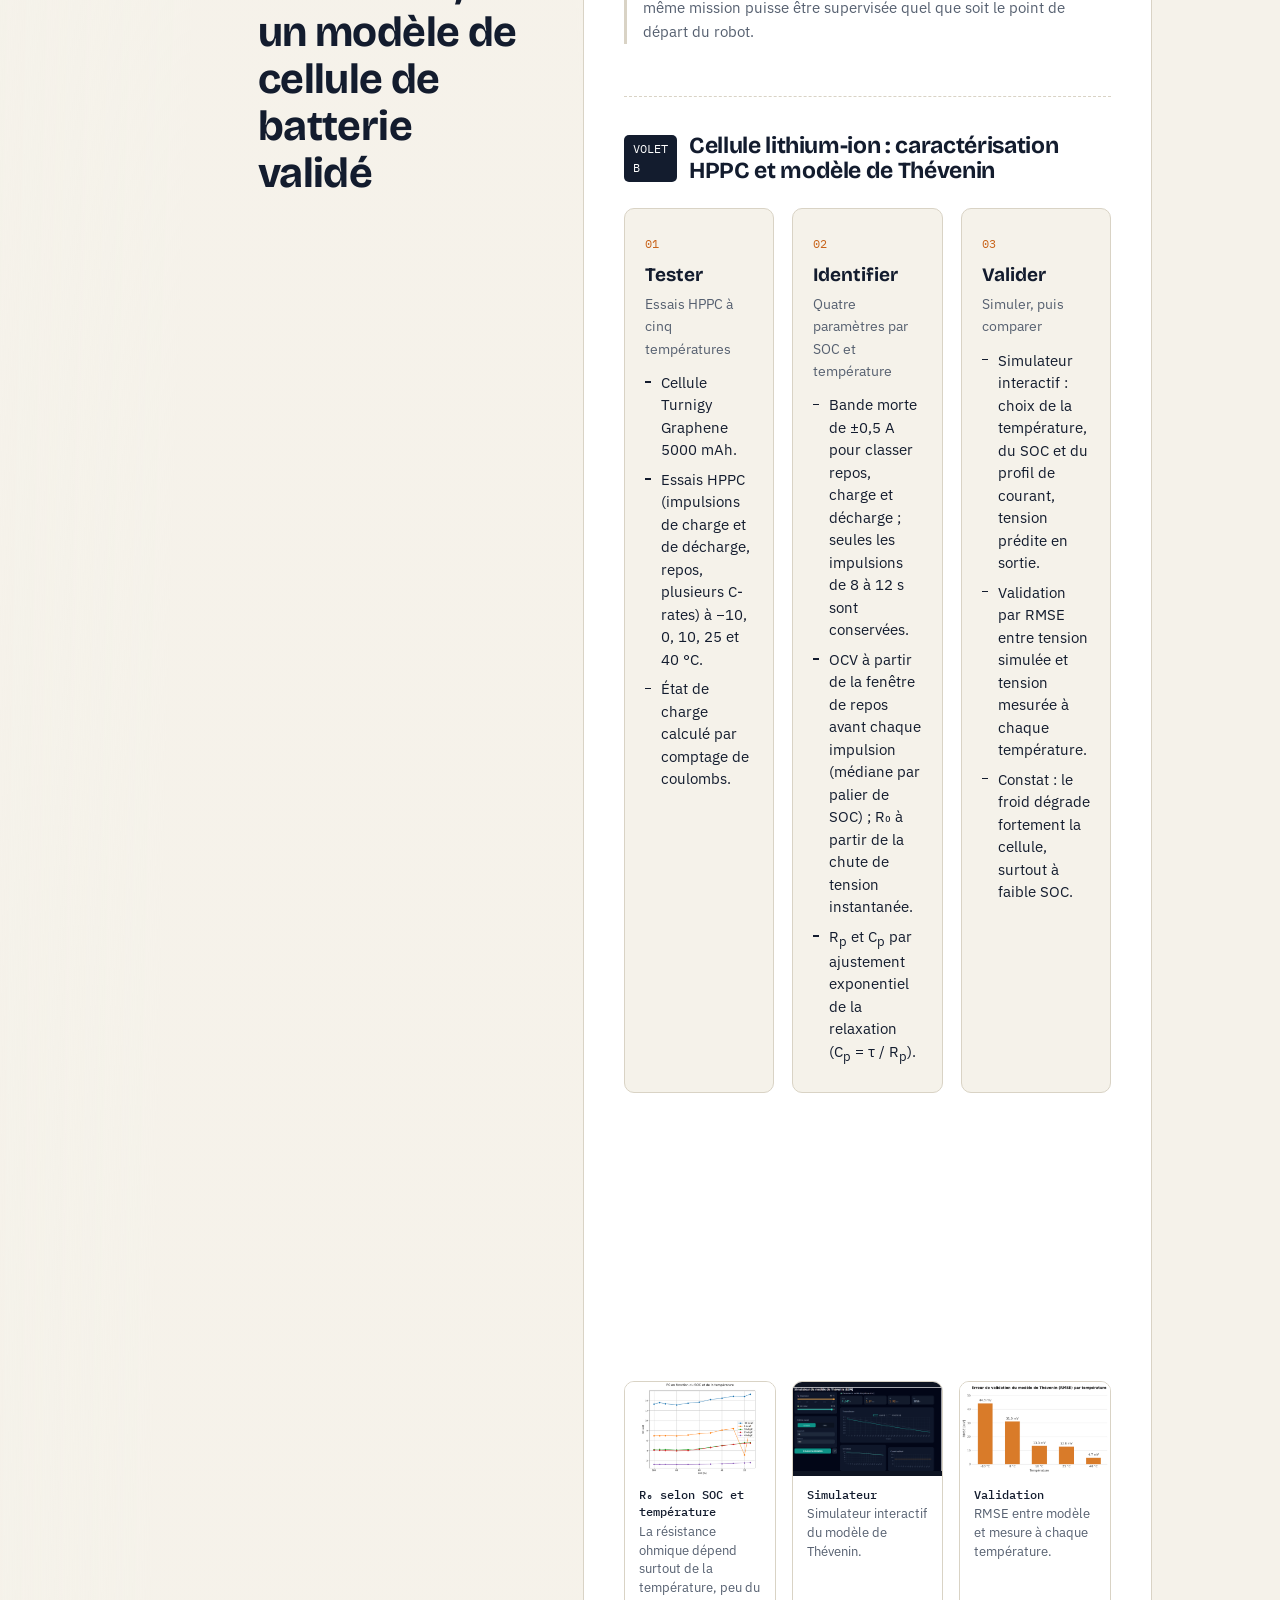
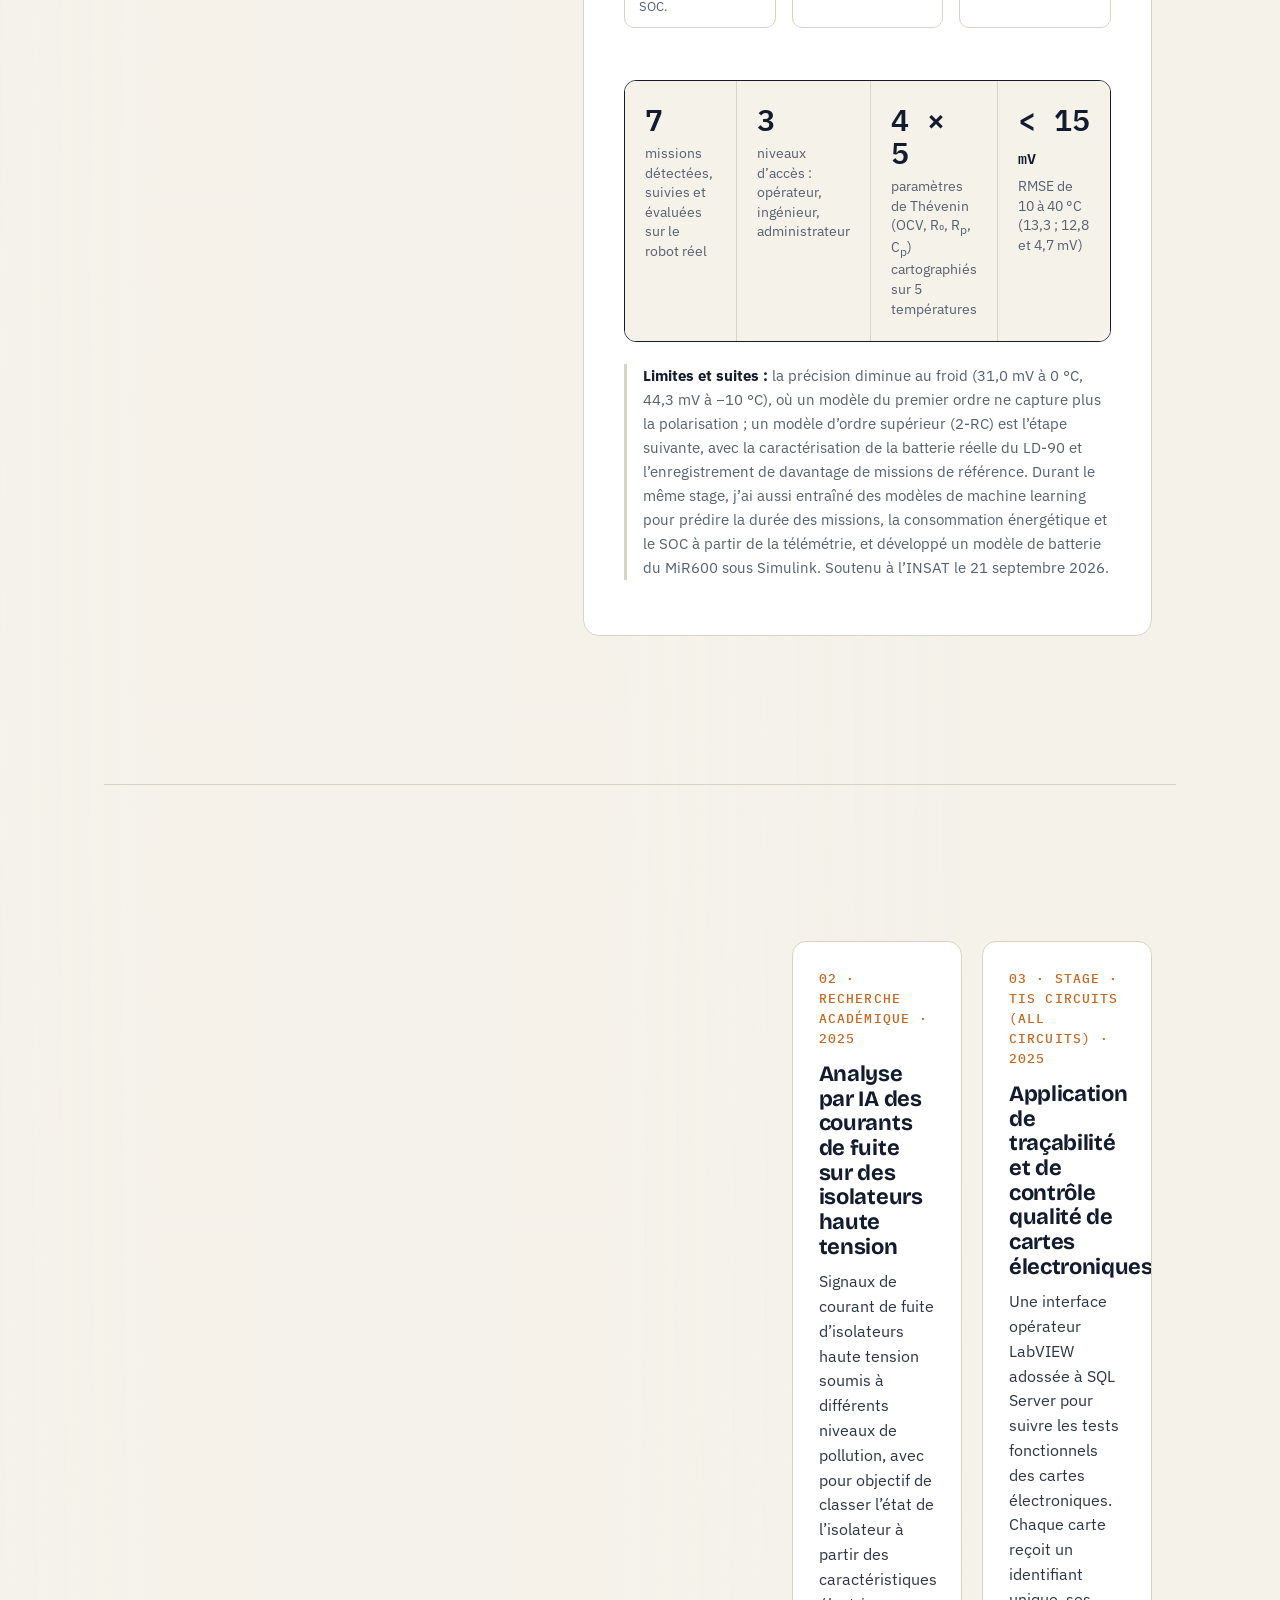
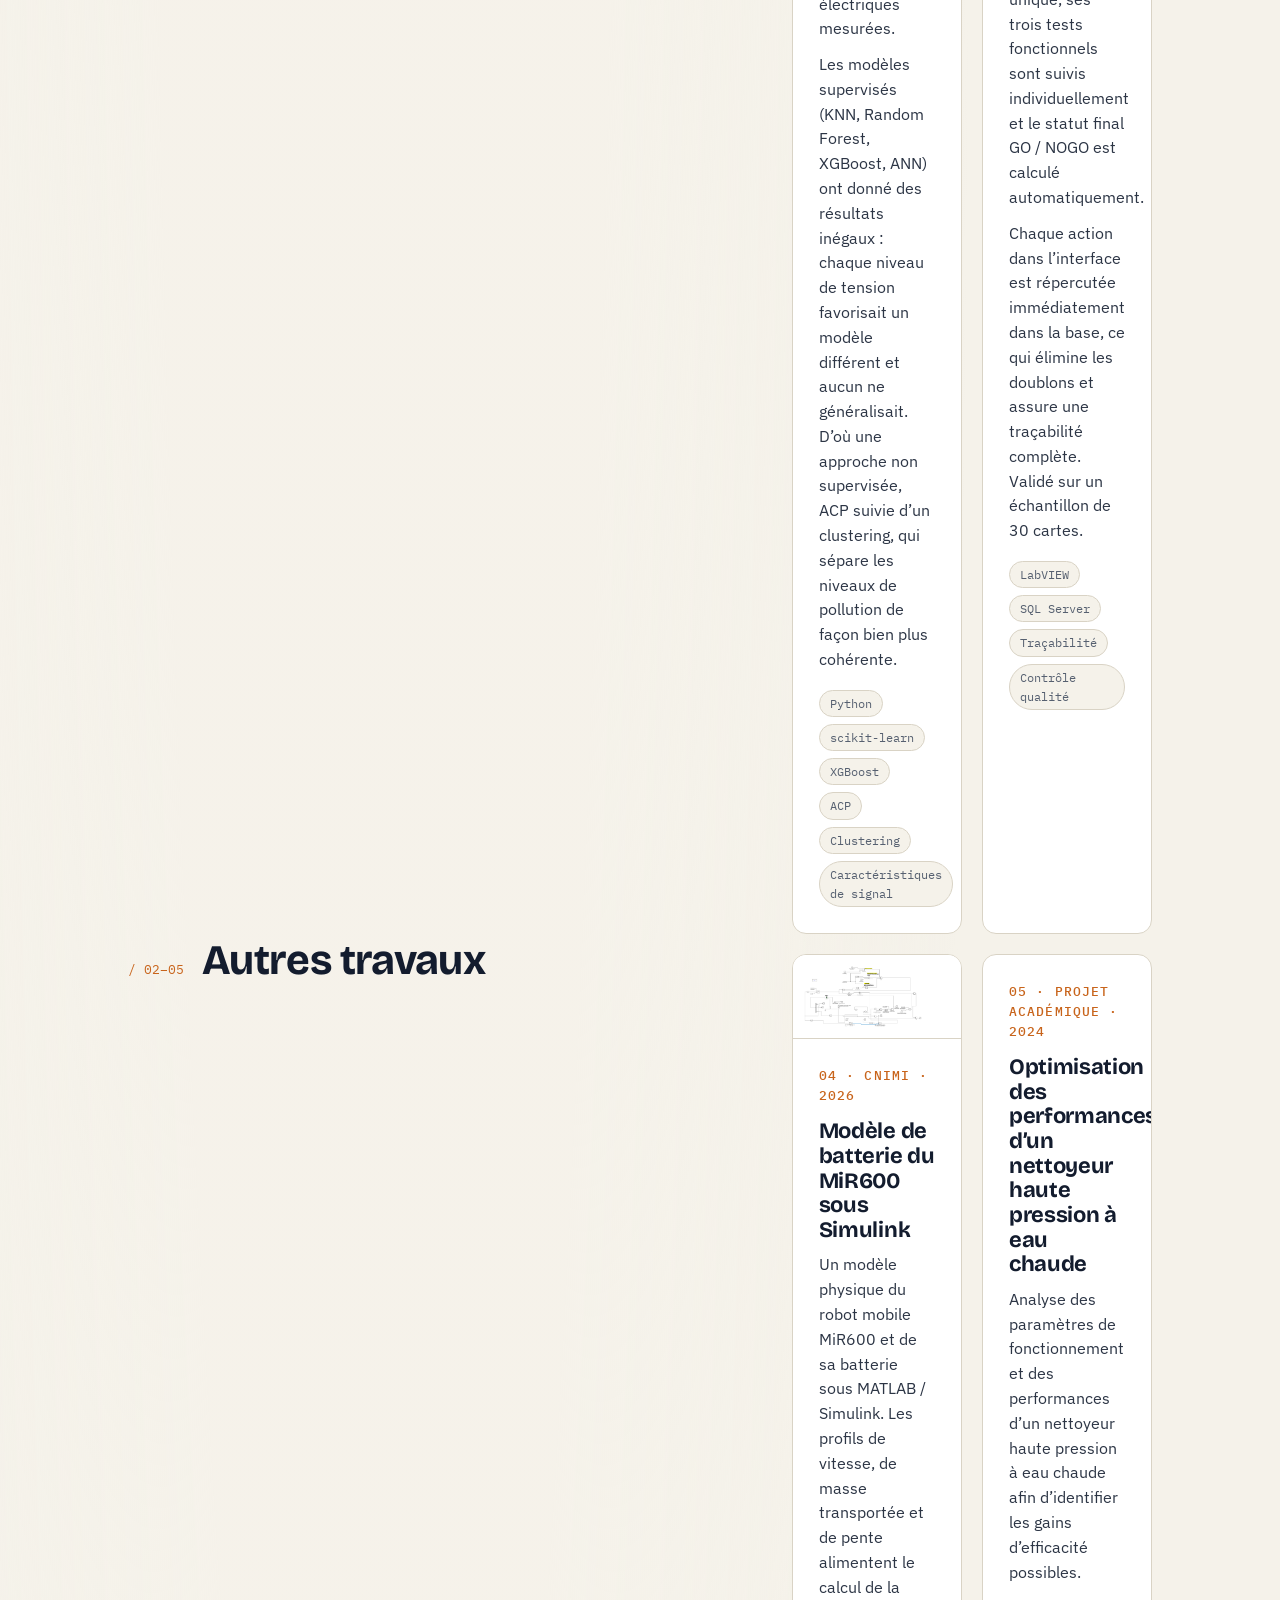
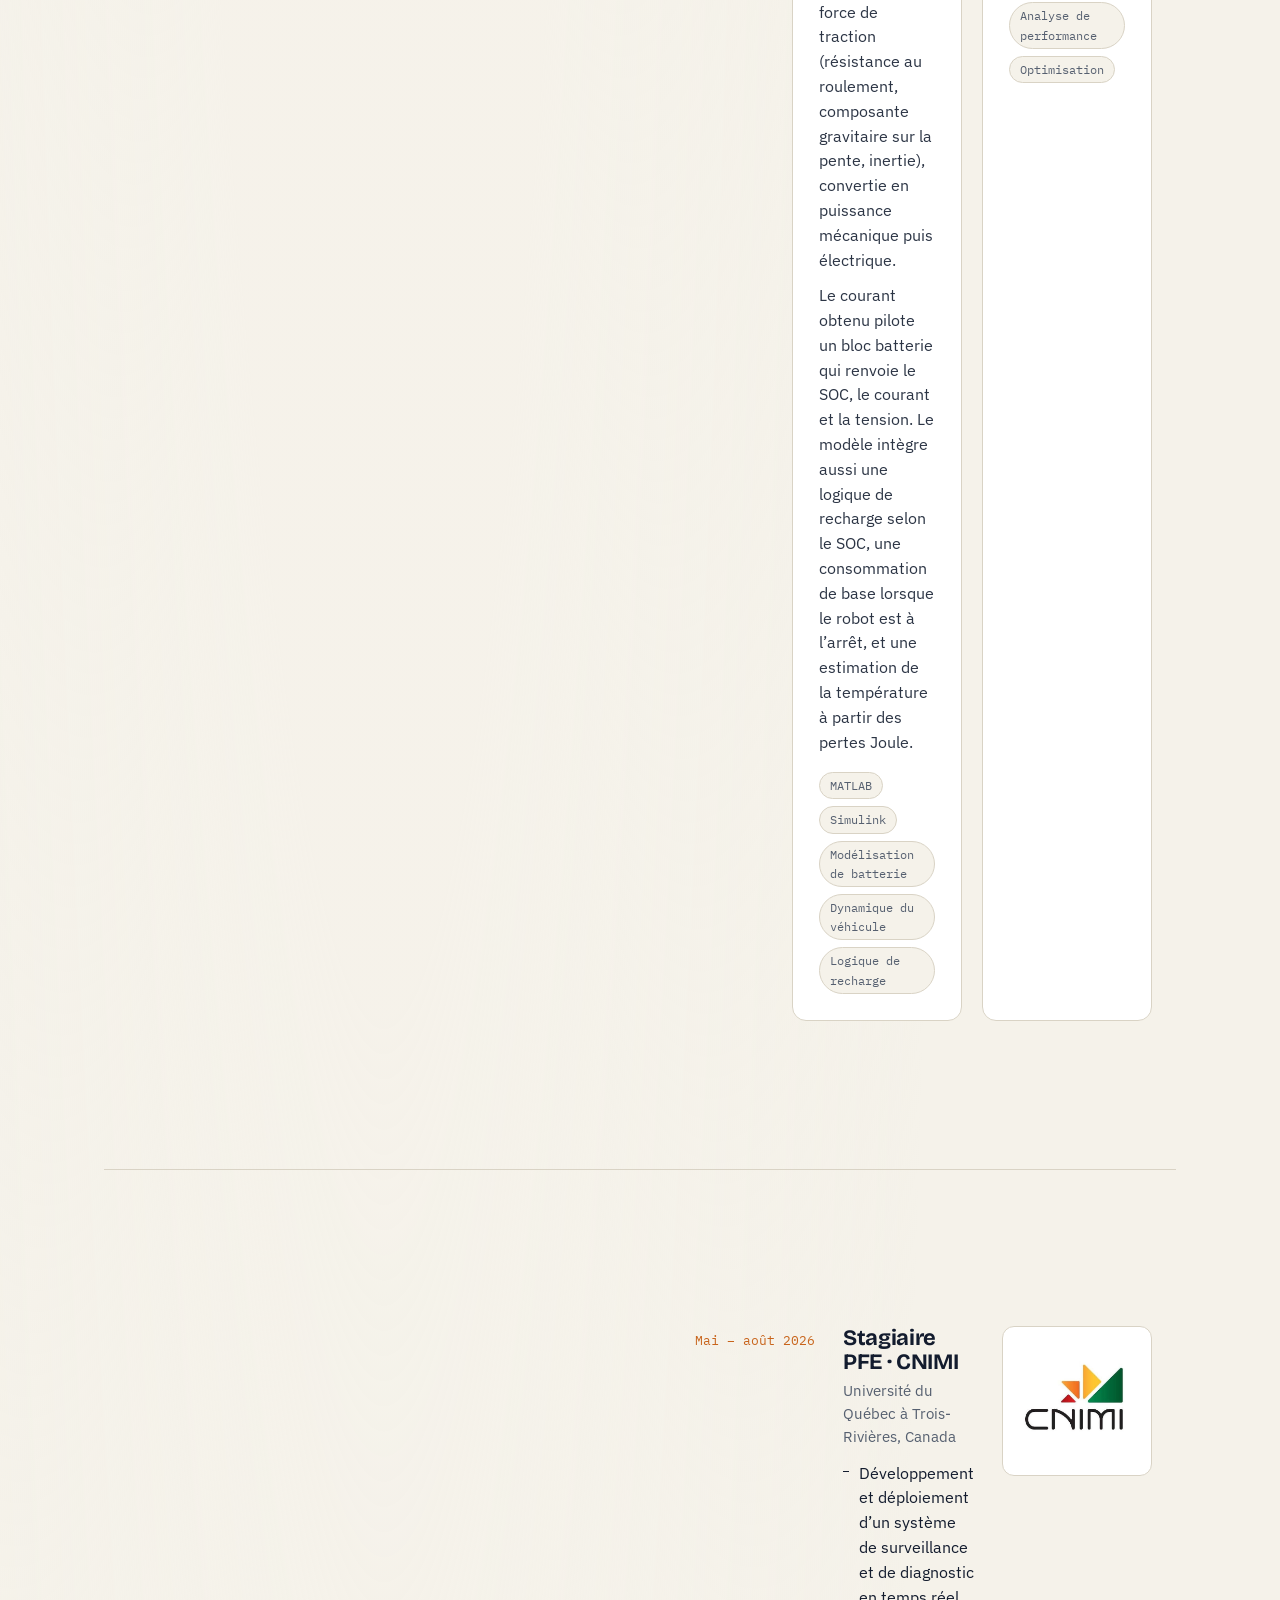
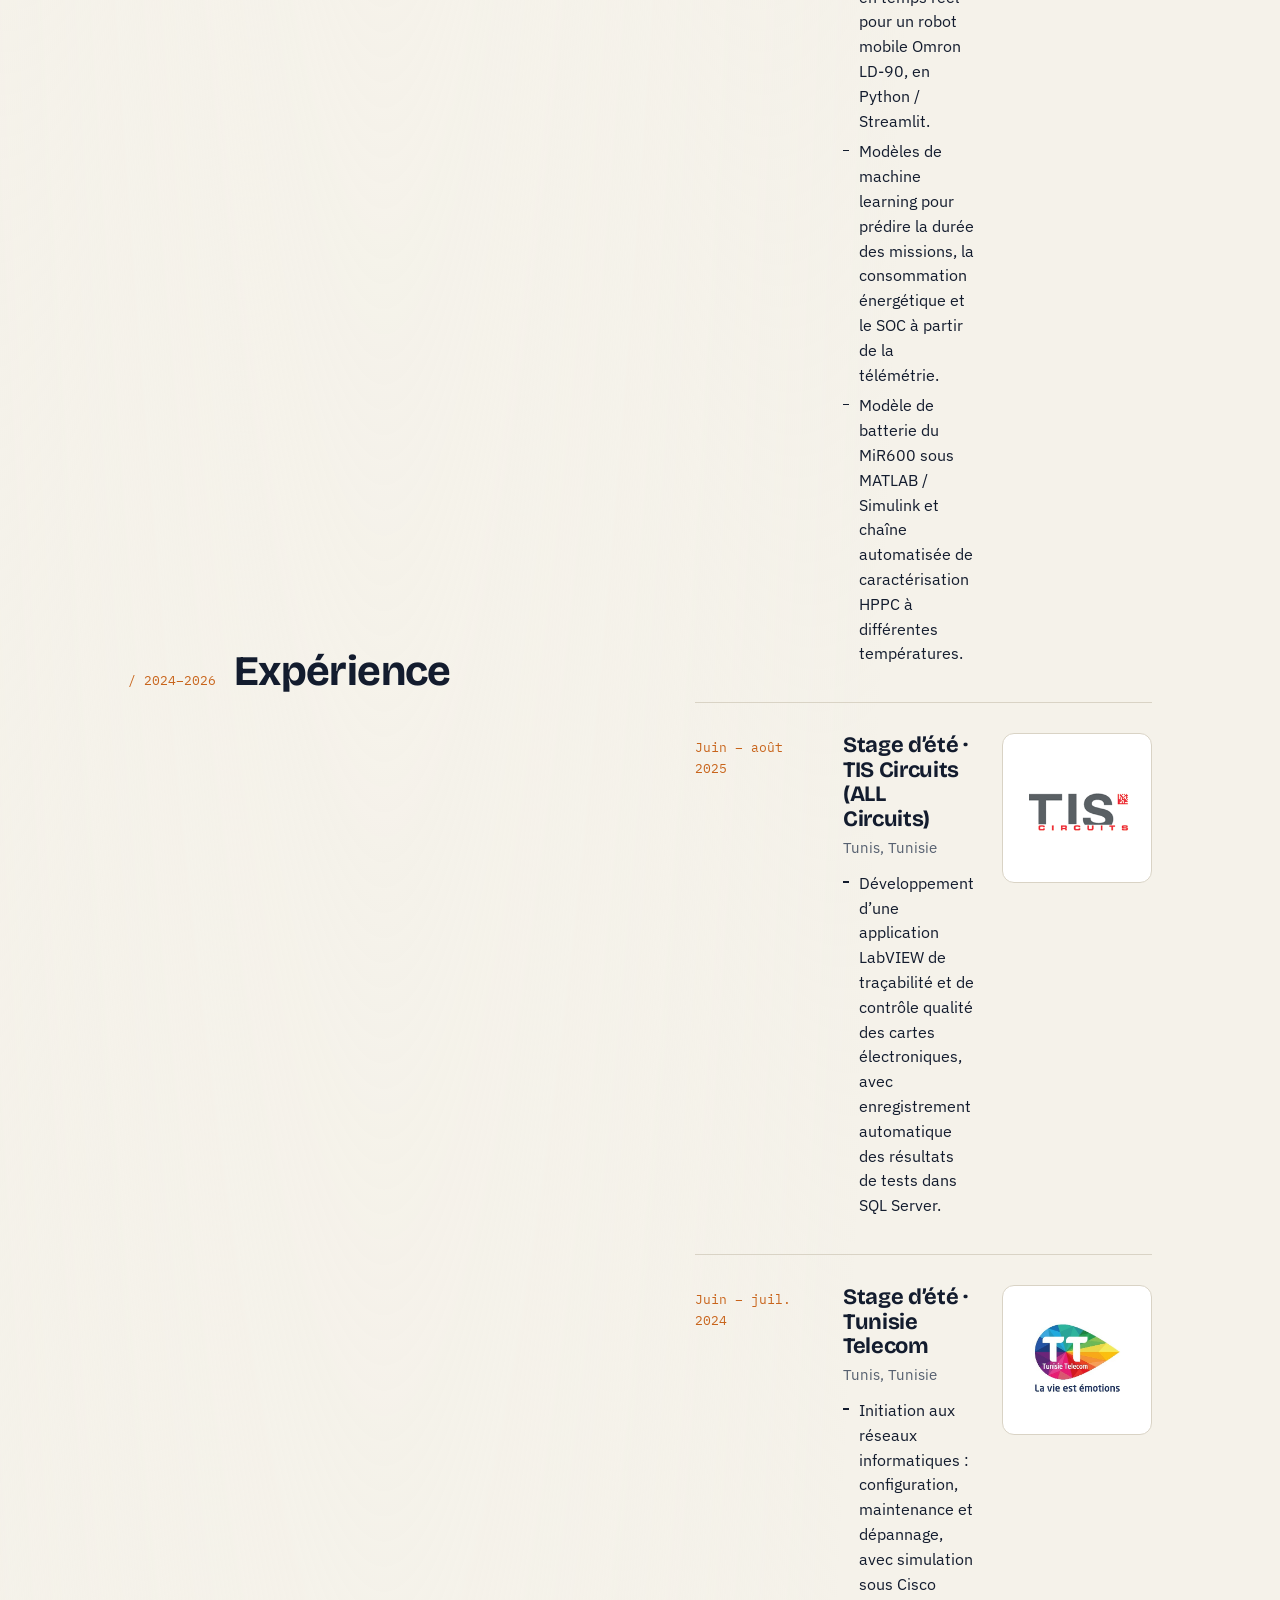
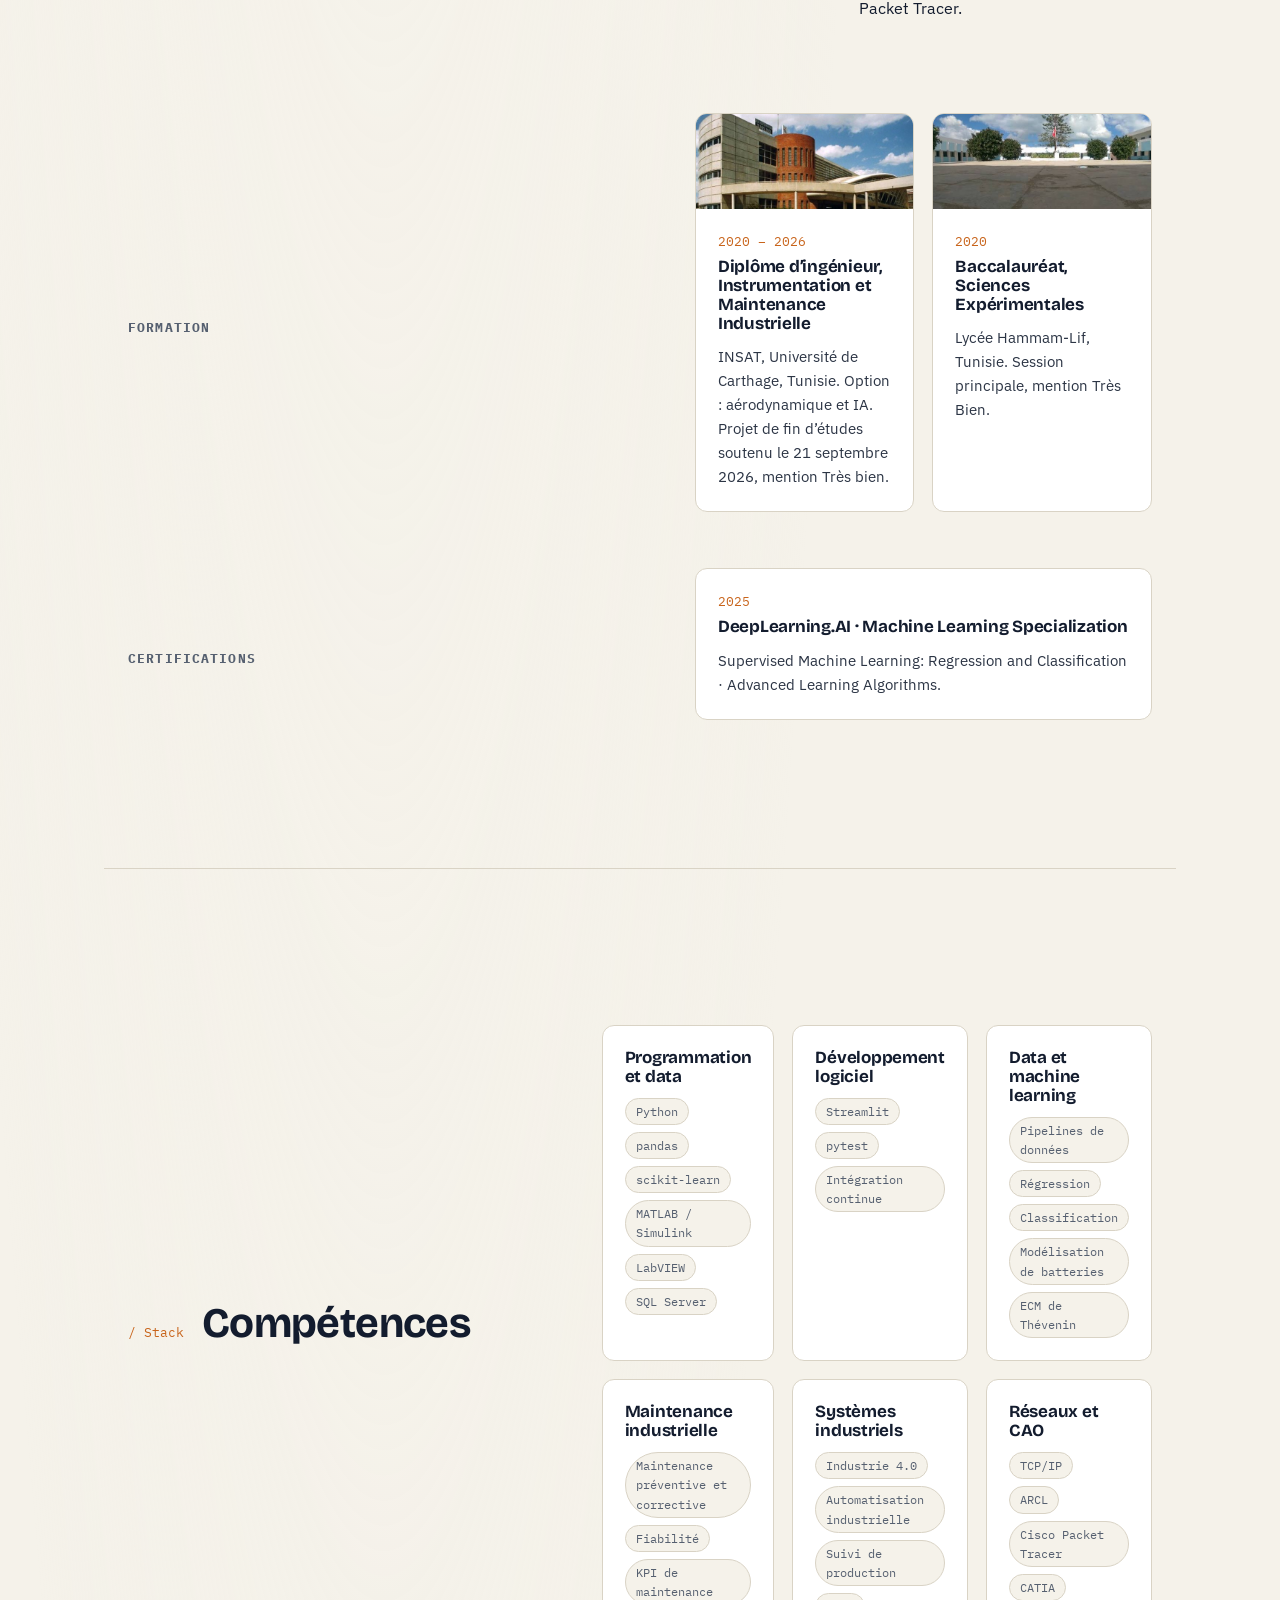
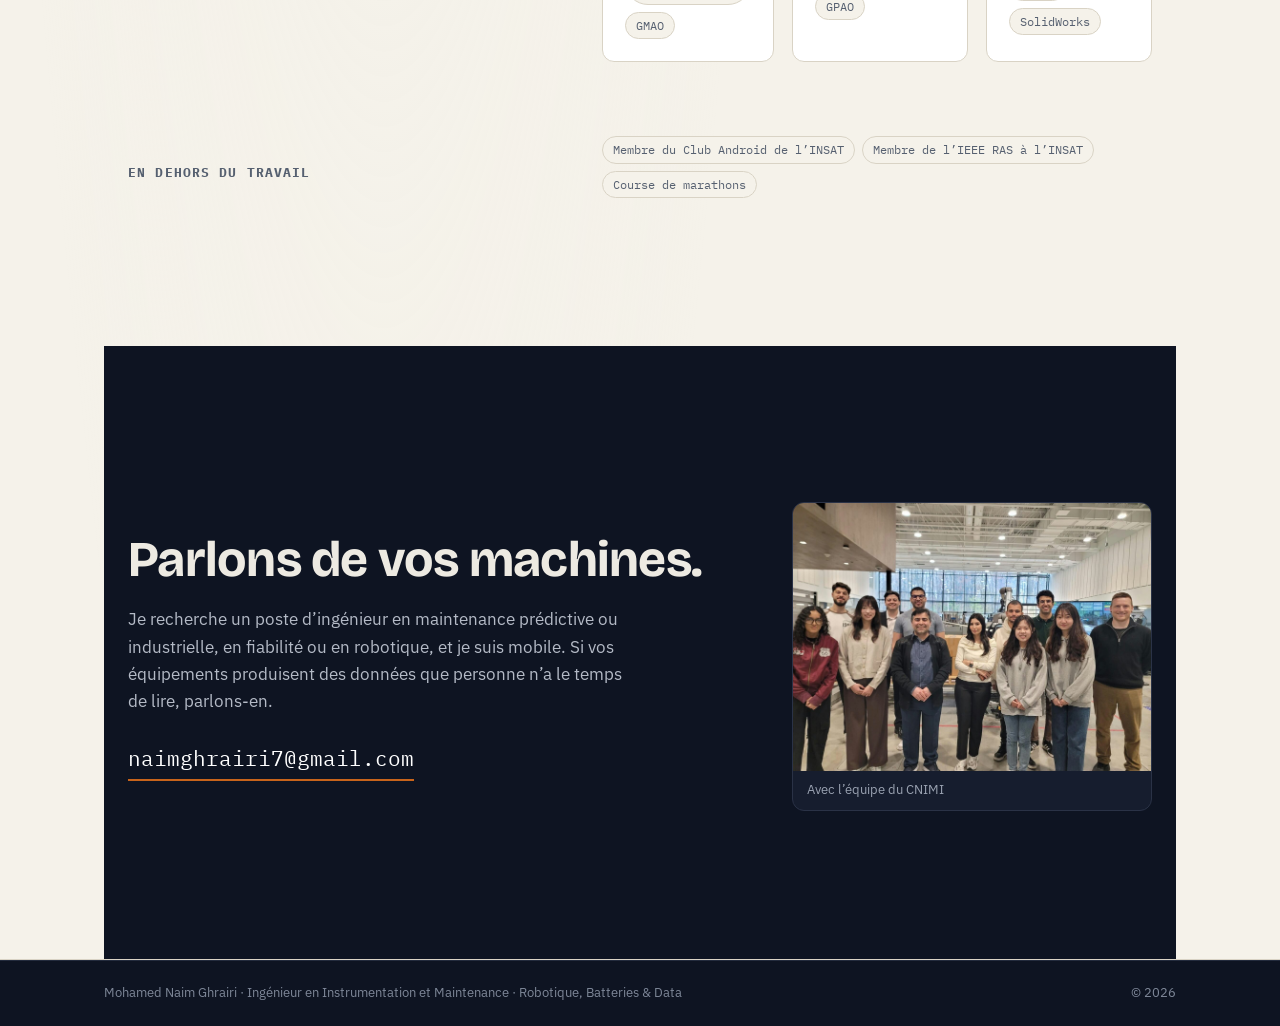
<file: fr.html>
<!doctype html>
<html lang="fr">
<head>
<meta charset="utf-8">
<meta name="viewport" content="width=device-width, initial-scale=1">
<title>Naim Ghrairi – Ingénieur en Instrumentation et Maintenance Industrielle · Robotique, Batteries &amp; Data</title>
<meta name="description" content="Naim Ghrairi, ingénieur en instrumentation et maintenance industrielle (INSAT). Supervision de robots par télémétrie, modélisation de batteries lithium-ion et outils data en Python. Ouvert aux postes en maintenance, fiabilité et robotique.">
<meta name="author" content="Mohamed Naim Ghrairi">
<meta property="og:type" content="website">
<meta property="og:title" content="Naim Ghrairi – Ingénieur en Instrumentation et Maintenance Industrielle · Robotique, Batteries &amp; Data">
<meta property="og:description" content="Naim Ghrairi, ingénieur en instrumentation et maintenance industrielle (INSAT). Supervision de robots par télémétrie, modélisation de batteries lithium-ion et outils data en Python. Ouvert aux postes en maintenance, fiabilité et robotique.">
<meta property="og:image" content="img/portrait.jpg">
<meta name="theme-color" content="#F5F2EA">
<link rel="alternate" hreflang="en" href="index.html">
<link rel="alternate" hreflang="fr" href="fr.html">
<link rel="preconnect" href="https://fonts.googleapis.com">
<link rel="preconnect" href="https://fonts.gstatic.com" crossorigin>
<link href="https://fonts.googleapis.com/css2?family=Bricolage+Grotesque:opsz,wght@12..96,500;12..96,700&family=IBM+Plex+Mono:wght@400;500;600&family=IBM+Plex+Sans:wght@400;500;600&display=swap" rel="stylesheet">
<link rel="stylesheet" href="style.css">
</head>
<body id="top">
<canvas id="bg" aria-hidden="true"></canvas>
<a class="skip" href="#main">Aller au contenu</a>

<header class="top"><div class="wrap">
  <a class="brand" href="#top">Naim Ghrairi<span>.</span></a>
  <nav class="nav" aria-label="Sections"><a href="#about">À propos</a><a href="#project">Projet</a><a href="#work">Autres travaux</a><a href="#experience">Expérience</a><a href="#skills">Compétences</a><a href="#contact">Contact</a></nav>
  <div class="lang"><a href="index.html">EN</a><a href="fr.html" aria-current="page">FR</a></div>
</div></header>

<main id="main">

<!-- ============ HERO ============ -->
<div class="hero"><div class="wrap">
  <div>
    <span class="eyebrow">Ingénieur en Instrumentation et Maintenance · INSAT 2026</span>
    <h1>Je transforme les données machine en <em>décisions de maintenance.</em></h1>
    <p class="lead">Ingénieur en instrumentation et maintenance industrielle, à la croisée des robots, des batteries et des données : télémétrie en direct de robots mobiles autonomes, modélisation de batteries, et outils Python qui rendent tout cela lisible en atelier.</p>
    <div class="btns">
      <a class="btn primary" href="#project">Voir le projet</a>
      <a class="btn" href="#contact">Me contacter</a>
      <a class="btn" href="cv/CV_Naim_Ghrairi_FR.pdf">Télécharger le CV <small>PDF · FR</small></a>
      <!-- Add your profile links here once you have them, e.g.
      <a class="btn" href="https://www.linkedin.com/in/YOUR-PROFILE">LinkedIn</a>
      <a class="btn" href="https://github.com/YOUR-USERNAME">GitHub</a> -->
    </div>
    <span class="status"><i></i>Ouvert aux postes d’ingénieur en maintenance, fiabilité et robotique, toute localisation</span>
  </div>
  <div class="plate">
    <img src="img/portrait.jpg" alt="Naim Ghrairi en toge de diplômé" width="640" height="640">
  </div>
</div>
   <div class="wrap"><div class="readout">
</div>

<!-- ============ ABOUT ============ -->
<section id="about"><div class="wrap">
  <div class="sec-head"><span class="num">/ À propos</span><h2>Du capteur à la décision.</h2></div>
  <div class="about">
    <figure class="photo"><img src="img/cnimi-supervisor.jpg" alt="Naim Ghrairi et son encadrant à côté d’un robot mobile portant un bras collaboratif au CNIMI" loading="lazy"></figure>
    <div>
      <p>Formé en instrumentation et maintenance industrielle à l’INSAT (Tunis), option aérodynamique et IA. Mon projet de fin d’études m’a conduit au CNIMI, au Québec, où j’ai développé une plateforme de monitoring en temps réel pour un robot mobile Omron LD-90 et caractérisé une cellule lithium-ion à partir de données d’essais brutes.</p><p>Ce que j’aime, c’est la chaîne complète : dialoguer avec la machine, nettoyer ce qu’elle renvoie, en extraire des indicateurs fiables pour l’ingénieur, et les intégrer dans un outil réellement utilisé.</p>
      <dl class="kv"><div><dt>Diplôme</dt><dd>Diplôme d’ingénieur, Instrumentation et Maintenance Industrielle, INSAT</dd></div><div><dt>Basé à</dt><dd>Hammam Lif, Tunisie</dd></div><div><dt>Recherche</dt><dd>Postes d’ingénieur en maintenance prédictive / industrielle, fiabilité ou robotique. Mobile, télétravail possible.</dd></div><div><dt>Langues</dt><dd>Arabe (maternelle) · Français (avancé) · Anglais (avancé) · Allemand (débutant)</dd></div></dl>
    </div>
  </div>
</div></section>

<!-- ============ FEATURED PROJECT ============ -->
<section id="project"><div class="wrap">
  <div class="sec-head"><span class="num">/ Projet phare</span><h2>Une plateforme de monitoring pour un robot mobile autonome, et un modèle de cellule de batterie validé</h2></div>
  <article class="feature">
    <span class="eyebrow">01 · Projet de fin d’études</span>
    <p class="meta">CNIMI (UQTR &amp; Cégep de Drummondville) · Québec, Canada · mai – août 2026</p>
    <p class="lead" style="max-width:75ch;color:inherit">Deux livrables construits à partir de données brutes : une plateforme Streamlit qui détecte, suit et évalue en temps réel les missions d’un <b>Omron LD-90</b>, et une chaîne automatisée qui transforme des essais HPPC en <b>modèle électrique équivalent de Thévenin</b> d’une cellule lithium-ion, validé par comparaison à la mesure.</p>
    <div class="challenge"><div><b>ROBOT</b><p>Comment collecter et exploiter les données de télémétrie du LD-90 pour caractériser ses missions et leurs performances ?</p></div><div><b>BATTERIE</b><p>Comment caractériser expérimentalement une cellule, puis modéliser son comportement électrique par un circuit RC équivalent ?</p></div></div>
    <ul class="tags"><li class="tag">Python</li><li class="tag">Streamlit</li><li class="tag">pandas</li><li class="tag">scikit-learn</li><li class="tag">ARCL</li><li class="tag">TCP/IP</li><li class="tag">HPPC</li><li class="tag">ECM de Thévenin</li><li class="tag">MATLAB / Simulink</li><li class="tag">pytest</li><li class="tag">CI</li></ul>
    <div class="part"><div class="part-title"><span>VOLET A</span><h4>Plateforme de monitoring de l’Omron LD-90</h4></div><div class="steps"><div class="step"><span class="n">01</span><h5>Acquérir</h5><p class="sub">Dialoguer avec le robot en ARCL</p><ul><li>Client Python en TCP/IP utilisant le langage de commande ARCL d’Omron.</li><li>Interroge le robot toutes les 10 s environ : batterie, position, roues et moteurs, navigation, recharge, Wi-Fi.</li><li>Analyse les réponses texte et les enregistre en CSV pendant que les missions tournent en boucle.</li></ul></div><div class="step"><span class="n">02</span><h5>Traiter</h5><p class="sub">Des journaux bruts aux indicateurs de mission</p><ul><li>Suppression des périodes sans mission, des états d’attente et des données répétées à l’arrêt.</li><li>Détection des débuts et fins de mission pour une segmentation automatique.</li><li>Calcul d’indicateurs électriques, énergétiques, thermiques et de connectivité (min, max, moyenne) par mission.</li></ul></div><div class="step"><span class="n">03</span><h5>Superviser</h5><p class="sub">Une plateforme utilisable par les opérateurs</p><ul><li>Détection automatique de la mission en cours et suivi de sa progression étape par étape.</li><li>Comparaison en temps réel aux bandes de référence, avec alertes, cause probable et action recommandée.</li><li>Trois niveaux d’accès, une vue historique et un assistant conversationnel alimenté par le contexte du robot.</li></ul></div></div><div class="gallery"><figure class="fig "><a href="img/robot-ld90.jpg" target="_blank" rel="noopener"><img src="img/robot-ld90.jpg" alt="Le robot mobile Omron LD-90 au CNIMI" loading="lazy"></a><figcaption class="fig-cap"><b>Omron LD-90</b>Robot mobile autonome, charge utile 90 kg, navigation LiDAR.</figcaption></figure><figure class="fig "><a href="img/dash-home.png" target="_blank" rel="noopener"><img src="img/dash-home.png" alt="Page d’accueil de la plateforme avec trois niveaux d’accès" loading="lazy"></a><figcaption class="fig-cap"><b>Niveaux d’accès</b>Vues opérateur, ingénieur et administrateur.</figcaption></figure><figure class="fig "><a href="img/dash-trajectory.gif" target="_blank" rel="noopener"><img src="img/dash-trajectory.gif" alt="Vue animée de la position du robot sur la carte du laboratoire" loading="lazy"></a><figcaption class="fig-cap"><b>Position en direct</b>Position et trajectoire récente sur la carte du laboratoire.</figcaption></figure><figure class="fig "><a href="img/dash-mission.png" target="_blank" rel="noopener"><img src="img/dash-mission.png" alt="Tableau de suivi en direct comparant mesures et références" loading="lazy"></a><figcaption class="fig-cap"><b>Suivi de mission</b>Temps écoulé, énergie, ΔSOC et chute de tension face à la référence.</figcaption></figure><figure class="fig "><a href="img/dash-compare.gif" target="_blank" rel="noopener"><img src="img/dash-compare.gif" alt="Graphiques comparant les exécutions aux bandes de référence" loading="lazy"></a><figcaption class="fig-cap"><b>Mesuré vs référence</b>Chaque exécution tracée face à sa bande de référence.</figcaption></figure><figure class="fig "><a href="img/dash-alerts.png" target="_blank" rel="noopener"><img src="img/dash-alerts.png" alt="Page d’historique des alertes montrant une mission interrompue" loading="lazy"></a><figcaption class="fig-cap"><b>Alertes</b>Historique des alertes avec cause probable et action recommandée.</figcaption></figure></div>
      <p class="note"><b>Un problème de conception à signaler :</b> les missions de référence étaient enregistrées en boucle, donc valables uniquement depuis le point de départ prévu. J’ai généralisé les références pour qu’une même mission puisse être supervisée quel que soit le point de départ du robot.</p></div>
    <div class="part"><div class="part-title"><span>VOLET B</span><h4>Cellule lithium-ion : caractérisation HPPC et modèle de Thévenin</h4></div><div class="steps"><div class="step"><span class="n">01</span><h5>Tester</h5><p class="sub">Essais HPPC à cinq températures</p><ul><li>Cellule Turnigy Graphene 5000 mAh.</li><li>Essais HPPC (impulsions de charge et de décharge, repos, plusieurs C-rates) à −10, 0, 10, 25 et 40 °C.</li><li>État de charge calculé par comptage de coulombs.</li></ul></div><div class="step"><span class="n">02</span><h5>Identifier</h5><p class="sub">Quatre paramètres par SOC et température</p><ul><li>Bande morte de ±0,5 A pour classer repos, charge et décharge ; seules les impulsions de 8 à 12 s sont conservées.</li><li>OCV à partir de la fenêtre de repos avant chaque impulsion (médiane par palier de SOC) ; R₀ à partir de la chute de tension instantanée.</li><li>R<sub>p</sub> et C<sub>p</sub> par ajustement exponentiel de la relaxation (C<sub>p</sub> = τ / R<sub>p</sub>).</li></ul></div><div class="step"><span class="n">03</span><h5>Valider</h5><p class="sub">Simuler, puis comparer</p><ul><li>Simulateur interactif : choix de la température, du SOC et du profil de courant, tension prédite en sortie.</li><li>Validation par RMSE entre tension simulée et tension mesurée à chaque température.</li><li>Constat : le froid dégrade fortement la cellule, surtout à faible SOC.</li></ul></div></div><div class="gallery"><figure class="fig light"><a href="img/hppc-r0.png" target="_blank" rel="noopener"><img src="img/hppc-r0.png" alt="Tension en fonction du temps au début d’une impulsion montrant la chute ohmique" loading="lazy"></a><figcaption class="fig-cap"><b>Identification de R₀</b>Chute instantanée en début d’impulsion, exemple à 25 °C.</figcaption></figure><figure class="fig light"><a href="img/hppc-rp.png" target="_blank" rel="noopener"><img src="img/hppc-rp.png" alt="Relaxation de tension mesurée avec ajustement exponentiel" loading="lazy"></a><figcaption class="fig-cap"><b>Identification de R<sub>p</sub>, C<sub>p</sub></b>Ajustement exponentiel de la relaxation de tension.</figcaption></figure><figure class="fig light"><a href="img/ecm-rp.png" target="_blank" rel="noopener"><img src="img/ecm-rp.png" alt="Résistance de polarisation en fonction du SOC pour cinq températures" loading="lazy"></a><figcaption class="fig-cap"><b>R<sub>p</sub> selon SOC et température</b>La résistance de polarisation augmente fortement au froid et à faible SOC.</figcaption></figure><figure class="fig light"><a href="img/ecm-r0.png" target="_blank" rel="noopener"><img src="img/ecm-r0.png" alt="Résistance ohmique en fonction du SOC pour cinq températures" loading="lazy"></a><figcaption class="fig-cap"><b>R₀ selon SOC et température</b>La résistance ohmique dépend surtout de la température, peu du SOC.</figcaption></figure><figure class="fig "><a href="img/ecm-simulator.png" target="_blank" rel="noopener"><img src="img/ecm-simulator.png" alt="Interface du simulateur avec curseurs de température et de SOC" loading="lazy"></a><figcaption class="fig-cap"><b>Simulateur</b>Simulateur interactif du modèle de Thévenin.</figcaption></figure><figure class="fig light"><a href="img/ecm-rmse.png" target="_blank" rel="noopener"><img src="img/ecm-rmse.png" alt="Histogramme de l’erreur de validation du modèle par température" loading="lazy"></a><figcaption class="fig-cap"><b>Validation</b>RMSE entre modèle et mesure à chaque température.</figcaption></figure></div></div>
    <div class="results" aria-label="Résultats"><div><b>7</b><span>missions détectées, suivies et évaluées sur le robot réel</span></div><div><b>3</b><span>niveaux d’accès : opérateur, ingénieur, administrateur</span></div><div><b>4 × 5</b><span>paramètres de Thévenin (OCV, R₀, R<sub>p</sub>, C<sub>p</sub>) cartographiés sur 5 températures</span></div><div><b>&lt; 15 <small>mV</small></b><span>RMSE de 10 à 40 °C (13,3 ; 12,8 et 4,7 mV)</span></div></div>
    <p class="note"><b>Limites et suites :</b> la précision diminue au froid (31,0 mV à 0 °C, 44,3 mV à −10 °C), où un modèle du premier ordre ne capture plus la polarisation ; un modèle d’ordre supérieur (2-RC) est l’étape suivante, avec la caractérisation de la batterie réelle du LD-90 et l’enregistrement de davantage de missions de référence. Durant le même stage, j’ai aussi entraîné des modèles de machine learning pour prédire la durée des missions, la consommation énergétique et le SOC à partir de la télémétrie, et développé un modèle de batterie du MiR600 sous Simulink. Soutenu à l’INSAT le 21 septembre 2026.</p>
  </article>
</div></section>

<!-- ============ OTHER WORK ============ -->
<section id="work"><div class="wrap">
  <div class="sec-head"><span class="num">/ 02–05</span><h2>Autres travaux</h2></div>
  <div class="cards"><article class="card"><div class="body"><span class="eyebrow">02 · Recherche académique · 2025</span><h3>Analyse par IA des courants de fuite sur des isolateurs haute tension</h3><p>Signaux de courant de fuite d’isolateurs haute tension soumis à différents niveaux de pollution, avec pour objectif de classer l’état de l’isolateur à partir des caractéristiques électriques mesurées.</p><p>Les modèles supervisés (KNN, Random Forest, XGBoost, ANN) ont donné des résultats inégaux : chaque niveau de tension favorisait un modèle différent et aucun ne généralisait. D’où une approche non supervisée, ACP suivie d’un clustering, qui sépare les niveaux de pollution de façon bien plus cohérente.</p><ul class="tags"><li class="tag">Python</li><li class="tag">scikit-learn</li><li class="tag">XGBoost</li><li class="tag">ACP</li><li class="tag">Clustering</li><li class="tag">Caractéristiques de signal</li></ul></div></article><article class="card"><div class="body"><span class="eyebrow">03 · Stage · TIS Circuits (ALL Circuits) · 2025</span><h3>Application de traçabilité et de contrôle qualité de cartes électroniques</h3><p>Une interface opérateur LabVIEW adossée à SQL Server pour suivre les tests fonctionnels des cartes électroniques. Chaque carte reçoit un identifiant unique, ses trois tests fonctionnels sont suivis individuellement et le statut final GO / NOGO est calculé automatiquement.</p><p>Chaque action dans l’interface est répercutée immédiatement dans la base, ce qui élimine les doublons et assure une traçabilité complète. Validé sur un échantillon de 30 cartes.</p><ul class="tags"><li class="tag">LabVIEW</li><li class="tag">SQL Server</li><li class="tag">Traçabilité</li><li class="tag">Contrôle qualité</li></ul></div></article><article class="card"><a class="shot contain" href="img/mir600-simulink.png" target="_blank" rel="noopener"><img src="img/mir600-simulink.png" alt="Schéma-bloc Simulink du modèle MiR600 : force de traction, conversion de puissance, bloc batterie et logique de recharge" loading="lazy"></a><div class="body"><span class="eyebrow">04 · CNIMI · 2026</span><h3>Modèle de batterie du MiR600 sous Simulink</h3><p>Un modèle physique du robot mobile MiR600 et de sa batterie sous MATLAB / Simulink. Les profils de vitesse, de masse transportée et de pente alimentent le calcul de la force de traction (résistance au roulement, composante gravitaire sur la pente, inertie), convertie en puissance mécanique puis électrique.</p><p>Le courant obtenu pilote un bloc batterie qui renvoie le SOC, le courant et la tension. Le modèle intègre aussi une logique de recharge selon le SOC, une consommation de base lorsque le robot est à l’arrêt, et une estimation de la température à partir des pertes Joule.</p><ul class="tags"><li class="tag">MATLAB</li><li class="tag">Simulink</li><li class="tag">Modélisation de batterie</li><li class="tag">Dynamique du véhicule</li><li class="tag">Logique de recharge</li></ul></div></article><article class="card"><div class="body"><span class="eyebrow">05 · Projet académique · 2024</span><h3>Optimisation des performances d’un nettoyeur haute pression à eau chaude</h3><p>Analyse des paramètres de fonctionnement et des performances d’un nettoyeur haute pression à eau chaude afin d’identifier les gains d’efficacité possibles.</p><ul class="tags"><li class="tag">Analyse de performance</li><li class="tag">Optimisation</li></ul></div></article></div>
</div></section>

<!-- ============ EXPERIENCE + EDUCATION ============ -->
<section id="experience"><div class="wrap">
  <div class="sec-head"><span class="num">/ 2024–2026</span><h2>Expérience</h2></div>
  <div class="tl"><div class="tl-item"><div class="when">Mai – août 2026</div><div class="tl-body"><div><h3>Stagiaire PFE · CNIMI</h3><p class="where">Université du Québec à Trois-Rivières, Canada</p><ul><li>Développement et déploiement d’un système de surveillance et de diagnostic en temps réel pour un robot mobile Omron LD-90, en Python / Streamlit.</li><li>Modèles de machine learning pour prédire la durée des missions, la consommation énergétique et le SOC à partir de la télémétrie.</li><li>Modèle de batterie du MiR600 sous MATLAB / Simulink et chaîne automatisée de caractérisation HPPC à différentes températures.</li></ul></div><div class="logo"><img src="img/logo-cnimi.jpg" alt="Logo du CNIMI" loading="lazy"></div></div></div><div class="tl-item"><div class="when">Juin – août 2025</div><div class="tl-body"><div><h3>Stage d’été · TIS Circuits (ALL Circuits)</h3><p class="where">Tunis, Tunisie</p><ul><li>Développement d’une application LabVIEW de traçabilité et de contrôle qualité des cartes électroniques, avec enregistrement automatique des résultats de tests dans SQL Server.</li></ul></div><div class="logo"><img src="img/logo-tis.png" alt="Logo de TIS Circuits" loading="lazy"></div></div></div><div class="tl-item"><div class="when">Juin – juil. 2024</div><div class="tl-body"><div><h3>Stage d’été · Tunisie Telecom</h3><p class="where">Tunis, Tunisie</p><ul><li>Initiation aux réseaux informatiques : configuration, maintenance et dépannage, avec simulation sous Cisco Packet Tracer.</li></ul></div><div class="logo"><img src="img/logo-tunisie-telecom.jpg" alt="Logo de Tunisie Telecom" loading="lazy"></div></div></div></div>
  <h3 class="sub-h">Formation</h3>
  <div class="grid2"><div class="box edu"><img src="img/edu-insat.jpg" alt="Le bâtiment de l’INSAT à Tunis" loading="lazy"><div><span class="yr">2020 – 2026</span><h3>Diplôme d’ingénieur, Instrumentation et Maintenance Industrielle</h3><p>INSAT, Université de Carthage, Tunisie. Option : aérodynamique et IA. Projet de fin d’études soutenu le 21 septembre 2026, mention Très bien.</p></div></div><div class="box edu"><img src="img/edu-lycee.jpg" alt="La cour du Lycée Hammam-Lif" loading="lazy"><div><span class="yr">2020</span><h3>Baccalauréat, Sciences Expérimentales</h3><p>Lycée Hammam-Lif, Tunisie. Session principale, mention Très Bien.</p></div></div></div>
  <h3 class="sub-h">Certifications</h3>
  <div class="box"><span class="yr">2025</span><h3>DeepLearning.AI · Machine Learning Specialization</h3><p>Supervised Machine Learning: Regression and Classification · Advanced Learning Algorithms.</p></div>
</div></section>

<!-- ============ SKILLS ============ -->
<section id="skills"><div class="wrap">
  <div class="sec-head"><span class="num">/ Stack</span><h2>Compétences</h2></div>
  <div class="grid3"><div class="box"><h3>Programmation et data</h3><ul class="tags"><li class="tag">Python</li><li class="tag">pandas</li><li class="tag">scikit-learn</li><li class="tag">MATLAB / Simulink</li><li class="tag">LabVIEW</li><li class="tag">SQL Server</li></ul></div><div class="box"><h3>Développement logiciel</h3><ul class="tags"><li class="tag">Streamlit</li><li class="tag">pytest</li><li class="tag">Intégration continue</li></ul></div><div class="box"><h3>Data et machine learning</h3><ul class="tags"><li class="tag">Pipelines de données</li><li class="tag">Régression</li><li class="tag">Classification</li><li class="tag">Modélisation de batteries</li><li class="tag">ECM de Thévenin</li></ul></div><div class="box"><h3>Maintenance industrielle</h3><ul class="tags"><li class="tag">Maintenance préventive et corrective</li><li class="tag">Fiabilité</li><li class="tag">KPI de maintenance</li><li class="tag">GMAO</li></ul></div><div class="box"><h3>Systèmes industriels</h3><ul class="tags"><li class="tag">Industrie 4.0</li><li class="tag">Automatisation industrielle</li><li class="tag">Suivi de production</li><li class="tag">GPAO</li></ul></div><div class="box"><h3>Réseaux et CAO</h3><ul class="tags"><li class="tag">TCP/IP</li><li class="tag">ARCL</li><li class="tag">Cisco Packet Tracer</li><li class="tag">CATIA</li><li class="tag">SolidWorks</li></ul></div></div>
  <h3 class="sub-h">En dehors du travail</h3>
  <ul class="tags"><li class="tag">Membre du Club Android de l’INSAT</li><li class="tag">Membre de l’IEEE RAS à l’INSAT</li><li class="tag">Course de marathons</li></ul>
</div></section>

<!-- ============ CONTACT ============ -->
<section id="contact" class="contact"><div class="wrap">
  <div>
    <h2>Parlons de vos machines.</h2>
    <p>Je recherche un poste d’ingénieur en maintenance prédictive ou industrielle, en fiabilité ou en robotique, et je suis mobile. Si vos équipements produisent des données que personne n’a le temps de lire, parlons-en.</p>
    <a class="mail" href="mailto:naimghrairi7@gmail.com">naimghrairi7@gmail.com</a>
  </div>
  <figure class="photo"><img src="img/cnimi-team.jpg" alt="Photo de groupe de l’équipe du CNIMI" loading="lazy"><figcaption>Avec l’équipe du CNIMI</figcaption></figure>
</div></section>

</main>
<footer><div class="wrap"><span>Mohamed Naim Ghrairi · Ingénieur en Instrumentation et Maintenance · Robotique, Batteries &amp; Data</span><span>© 2026</span></div></footer>
<script src="script.js" defer></script>
</body>
</html>
</file>
<file: style.css>
/* Naim Ghrairi — portfolio. Plain CSS, no build step. */
:root{
  --paper:#F5F2EA; --card:#FFFFFF; --ink:#131C2E; --muted:#566070; --line:#D9D3C5;
  --accent:#C8641B; --accent-soft:#F6E4D3; --teal:#0F7767; --teal-soft:#DDEFEA; --dark:#0E1422;
  --display:"Bricolage Grotesque",system-ui,sans-serif;
  --body:"IBM Plex Sans",system-ui,-apple-system,"Segoe UI",sans-serif;
  --mono:"IBM Plex Mono",ui-monospace,Menlo,Consolas,monospace;
  --wrap:1120px;
}
*{box-sizing:border-box}
html{scroll-behavior:smooth;scroll-padding-top:76px}
body{margin:0;background:var(--paper);color:var(--ink);font-family:var(--body);font-size:17px;line-height:1.6;-webkit-font-smoothing:antialiased}
img{max-width:100%;height:auto;display:block}
a{color:inherit}
h1,h2,h3,h4{font-family:var(--display);line-height:1.12;margin:0;letter-spacing:-.015em}
p{margin:0 0 1em}
ul{margin:0;padding:0;list-style:none}
.wrap{max-width:var(--wrap);margin:0 auto;padding:0 24px}
.skip{position:absolute;left:-999px}
.skip:focus{left:12px;top:12px;background:var(--ink);color:#fff;padding:8px 12px;z-index:100}
.mono,.eyebrow,.tag,.fig-cap b,.nav a,.kv dt{font-family:var(--mono)}
.eyebrow{font-size:12.5px;letter-spacing:.09em;text-transform:uppercase;color:var(--accent);font-weight:500;margin-bottom:14px;display:block}

/* header */
.top{position:sticky;top:0;z-index:50;background:rgba(245,242,234,.92);backdrop-filter:blur(8px);border-bottom:1px solid var(--line)}
.top .wrap{display:flex;align-items:center;gap:20px;height:60px}
.brand{font-family:var(--display);font-weight:700;font-size:18px;text-decoration:none;white-space:nowrap}
.brand span{color:var(--accent)}
.nav{display:flex;gap:22px;margin-left:auto;font-size:13px}
.nav a{text-decoration:none;color:var(--muted)}
.nav a:hover{color:var(--ink)}
.lang{display:flex;border:1px solid var(--line);border-radius:6px;overflow:hidden;font-family:var(--mono);font-size:12px}
.lang a{padding:5px 9px;text-decoration:none;color:var(--muted)}
.lang a[aria-current]{background:var(--ink);color:#fff}

/* hero */
.hero{border-bottom:1px solid var(--line);position:relative}
.hero::before{content:"";position:absolute;inset:0;background:radial-gradient(ellipse 46% 60% at 30% 45%,rgba(245,242,234,.86) 40%,rgba(245,242,234,0) 100%)}
.hero .wrap{position:relative}
.hero .wrap:first-child{display:grid;grid-template-columns:1.35fr .8fr;gap:56px;align-items:center;padding-top:72px;padding-bottom:64px}
.hero h1{font-size:clamp(38px,5.6vw,68px);font-weight:700;margin-bottom:22px}
.hero h1 em{font-style:normal;color:var(--accent)}
.lead{font-size:19px;color:var(--muted);max-width:56ch}
.btns{display:flex;flex-wrap:wrap;gap:12px;margin:28px 0 22px}
.btn{display:inline-flex;align-items:center;gap:8px;padding:12px 18px;border-radius:8px;border:1.5px solid var(--ink);text-decoration:none;font-weight:500;font-size:15.5px;transition:transform .15s,background .15s}
.btn:hover{transform:translateY(-2px)}
.btn.primary{background:var(--ink);color:#fff}
.btn small{font-family:var(--mono);font-size:11px;opacity:.7}
.status{display:inline-flex;align-items:center;gap:10px;font-size:14.5px;color:var(--muted)}
.status i{flex:none;width:9px;height:9px;border-radius:50%;background:var(--teal);box-shadow:0 0 0 4px var(--teal-soft)}
.plate{background:var(--card);border:1px solid var(--line);border-radius:14px;overflow:hidden;box-shadow:0 18px 40px -24px rgba(19,28,46,.35)}
.plate img{width:100%;aspect-ratio:1/1;object-fit:cover}
.readout{display:grid;grid-template-columns:repeat(4,1fr);background:var(--card);border:1px solid var(--line);border-bottom:0;border-radius:12px 12px 0 0;overflow:hidden}
.readout div{padding:16px 20px;border-right:1px solid var(--line)}
.readout div:last-child{border-right:0}
.readout b{font-family:var(--mono);font-size:21px;font-weight:600;display:block;line-height:1.2}
.readout span{font-size:12.5px;color:var(--muted);line-height:1.3;display:block}

/* sections */
section{padding:84px 0}
section + section{border-top:1px solid var(--line)}
.sec-head{display:grid;grid-template-columns:auto 1fr;gap:18px;align-items:baseline;margin-bottom:40px}
.sec-head .num{font-family:var(--mono);font-size:13px;color:var(--accent)}
.sec-head h2{font-size:clamp(28px,3.6vw,42px)}
.about{display:grid;grid-template-columns:.8fr 1.2fr;gap:48px;align-items:start}
figure{margin:0}
.photo{border-radius:12px;overflow:hidden;border:1px solid var(--line);background:var(--card)}
.photo figcaption,.fig-cap{font-size:13px;color:var(--muted);padding:10px 14px;line-height:1.45}
.kv{margin:26px 0 0;border-top:1px solid var(--line)}
.kv div{display:grid;grid-template-columns:150px 1fr;gap:16px;padding:12px 0;border-bottom:1px solid var(--line)}
.kv dt{font-size:12px;text-transform:uppercase;letter-spacing:.07em;color:var(--muted);padding-top:3px}
.kv dd{margin:0}

/* featured project */
.feature{background:var(--card);border:1px solid var(--line);border-radius:16px;padding:40px}
.feature h3{font-size:clamp(24px,3vw,34px);margin-bottom:14px;max-width:26ch}
.meta{font-family:var(--mono);font-size:13px;color:var(--muted);margin-bottom:18px}
.challenge{display:grid;grid-template-columns:1fr 1fr;gap:16px;margin:28px 0}
.challenge div{border-left:3px solid var(--accent);background:var(--accent-soft);padding:16px 18px;border-radius:0 8px 8px 0}
.challenge div:nth-child(2){border-color:var(--teal);background:var(--teal-soft)}
.challenge b{font-family:var(--mono);font-size:12px;letter-spacing:.08em;display:block;margin-bottom:4px}
.challenge p{margin:0}
.tags{display:flex;flex-wrap:wrap;gap:7px;margin-top:18px}
.tag{font-size:12px;border:1px solid var(--line);border-radius:999px;padding:3px 10px;color:var(--muted);background:var(--paper)}
.part{margin-top:52px;padding-top:36px;border-top:1px dashed var(--line)}
.part-title{display:flex;align-items:center;gap:12px;margin-bottom:24px}
.part-title span{font-family:var(--mono);font-size:12px;padding:4px 9px;border-radius:5px;background:var(--ink);color:#fff}
.part-title h4{font-size:23px}
.steps{display:grid;grid-template-columns:repeat(3,1fr);gap:18px}
.step{border:1px solid var(--line);border-radius:10px;padding:20px;background:var(--paper)}
.step .n{font-family:var(--mono);font-size:12px;color:var(--accent)}
.step h5{font-family:var(--display);font-size:19px;margin:4px 0 2px}
.step .sub{font-size:14px;color:var(--muted);margin-bottom:12px}
.step li{font-size:15px;padding-left:16px;position:relative;margin-bottom:7px;line-height:1.5}
.step li::before{content:"";position:absolute;left:0;top:.62em;width:6px;height:1.5px;background:var(--ink)}
.gallery{display:grid;grid-template-columns:repeat(3,1fr);gap:16px;margin-top:22px}
.gallery.two{grid-template-columns:repeat(2,1fr)}
.fig{border:1px solid var(--line);border-radius:10px;overflow:hidden;background:var(--card);display:flex;flex-direction:column}
.fig a{display:block;background:var(--dark)}
.fig.light a{background:#fff}
.fig img{width:100%;aspect-ratio:16/10;object-fit:contain}
.fig.cover img{object-fit:cover}
.fig-cap b{display:block;color:var(--ink);font-size:12px;font-weight:500;margin-bottom:2px}
.results{display:grid;grid-template-columns:repeat(4,1fr);gap:0;margin-top:52px;border:1px solid var(--ink);border-radius:12px;overflow:hidden}
.results div{padding:22px 20px;border-right:1px solid var(--line);background:var(--paper)}
.results div:last-child{border-right:0}
.results b{font-family:var(--mono);font-size:30px;font-weight:600;display:block;line-height:1.1;margin-bottom:8px}
.results b small{font-size:15px}
.results span{font-size:14px;color:var(--muted);line-height:1.4;display:block}
.note{margin-top:22px;font-size:15px;color:var(--muted);border-left:3px solid var(--line);padding-left:16px}
.note b{color:var(--ink)}

/* cards */
.cards{display:grid;grid-template-columns:repeat(2,1fr);gap:20px}
.card{background:var(--card);border:1px solid var(--line);border-radius:14px;overflow:hidden;display:flex;flex-direction:column}
.card .body{padding:26px}
.card h3{font-size:22px;margin-bottom:10px}
.card p{font-size:15.5px;color:#2c3545;margin-bottom:.7em}
.card .shot{border-bottom:1px solid var(--line);background:#fff}
.card .shot img{width:100%;aspect-ratio:932/490;object-fit:cover;object-position:top left}

/* timeline */
.tl{display:grid;gap:0}
.tl-item{display:grid;grid-template-columns:120px 1fr;gap:28px;padding:30px 0;border-top:1px solid var(--line)}
.tl-item:first-child{border-top:0;padding-top:0}
.tl-item .when{font-family:var(--mono);font-size:13px;color:var(--accent);padding-top:5px}
.tl-item h3{font-size:22px}
.tl-item .where{color:var(--muted);font-size:14.5px;margin:4px 0 12px}
.tl-item li{padding-left:16px;position:relative;margin-bottom:6px;font-size:15.5px}
.tl-item li::before{content:"";position:absolute;left:0;top:.66em;width:6px;height:1.5px;background:var(--ink)}
.tl-body{display:grid;grid-template-columns:1fr 150px;gap:28px;align-items:start}
.tl-body .thumb{border:1px solid var(--line);border-radius:10px;overflow:hidden;background:#fff}
.tl-body .thumb img{width:100%;aspect-ratio:4/3;object-fit:cover;object-position:left top}

.grid3{display:grid;grid-template-columns:repeat(3,1fr);gap:18px}
.box{background:var(--card);border:1px solid var(--line);border-radius:12px;padding:22px}
.box h3{font-size:17px;margin-bottom:12px}
.box .tags{margin-top:0}
.box p{font-size:15px;margin:0;color:#2c3545}
.box .yr{font-family:var(--mono);font-size:12.5px;color:var(--accent);display:block;margin-bottom:6px}
.sub-h{font-family:var(--mono);font-size:12.5px;letter-spacing:.09em;text-transform:uppercase;color:var(--muted);margin:44px 0 16px}

/* contact */
.contact{background:var(--dark);color:#EDEAE2;border-top:0}
.contact .wrap{display:grid;grid-template-columns:1.1fr .9fr;gap:48px;align-items:center}
.contact h2{font-size:clamp(30px,4.2vw,50px);margin-bottom:18px}
.contact p{color:#B4BAC6;max-width:50ch}
.contact .mail{font-family:var(--mono);font-size:clamp(16px,2vw,21px);color:#fff;text-decoration:none;border-bottom:2px solid var(--accent);padding-bottom:3px;display:inline-block;margin-top:10px}
.contact .photo{border-color:#2A3246;background:#161D2E}
.contact .photo figcaption{color:#9AA2B1}
footer{background:var(--dark);color:#7E8798;font-size:13px;padding:22px 0;border-top:1px solid #232B3D}
footer .wrap{display:flex;justify-content:space-between;gap:16px;flex-wrap:wrap}

@media (max-width:900px){
  .nav{display:none}
  .lang{margin-left:auto}
  .hero .wrap:first-child,.about,.contact .wrap{grid-template-columns:1fr;gap:36px}
  .hero .wrap:first-child{padding-top:48px;padding-bottom:40px}
  .readout{grid-template-columns:1fr 1fr}
  .readout div:nth-child(2){border-right:0}
  .readout div:nth-child(-n+2){border-bottom:1px solid var(--line)}
  .plate{max-width:420px}
  .steps,.gallery,.grid3{grid-template-columns:1fr 1fr}
  .results{grid-template-columns:1fr 1fr}
  .results div:nth-child(2){border-right:0}
  .results div:nth-child(-n+2){border-bottom:1px solid var(--line)}
  .cards{grid-template-columns:1fr}
  .tl-body{grid-template-columns:1fr}
  .tl-body .logo{max-width:130px;order:-1}
}
@media (max-width:620px){
  body{font-size:16px}
  .wrap{padding:0 16px}
  section{padding:56px 0}
  .feature{padding:22px 18px}
  .challenge,.steps,.gallery,.gallery.two,.grid3{grid-template-columns:1fr}
  .tl-item{grid-template-columns:1fr;gap:6px}
  .kv div{grid-template-columns:1fr;gap:2px}
  .sec-head{grid-template-columns:1fr;gap:4px}
  .results b{font-size:25px}
}
@media (prefers-reduced-motion:reduce){html{scroll-behavior:auto}.btn{transition:none}}

/* ---- v2: live background, logos, education pictures, motion ---- */
#bg{position:fixed;inset:0;width:100%;height:100%;z-index:-1;pointer-events:none}
.tl-body .logo{background:#fff;border:1px solid var(--line);border-radius:12px;padding:16px;aspect-ratio:1/1;display:flex;align-items:center;justify-content:center}
.tl-body .logo img{max-width:100%;max-height:100%;object-fit:contain}
.grid2{display:grid;grid-template-columns:1fr 1fr;gap:18px}
.box.edu{padding:0;overflow:hidden}
.box.edu img{width:100%;aspect-ratio:16/7;object-fit:cover}
.box.edu > div{padding:22px}
.card,.box,.step,.fig{transition:transform .25s ease,box-shadow .25s ease}
.card:hover,.box:hover,.fig:hover{transform:translateY(-4px);box-shadow:0 18px 34px -22px rgba(19,28,46,.4)}
.status i{animation:pulse 2.2s ease-out infinite}
@keyframes pulse{0%{box-shadow:0 0 0 0 rgba(15,119,103,.45)}100%{box-shadow:0 0 0 12px rgba(15,119,103,0)}}
.js .hero .eyebrow,.js .hero h1,.js .hero .lead,.js .hero .btns,.js .hero .status,.js .hero .plate,.js .hero .readout{animation:rise .7s cubic-bezier(.2,.7,.2,1) both}
.js .hero h1{animation-delay:.08s}.js .hero .lead{animation-delay:.16s}.js .hero .btns{animation-delay:.24s}
.js .hero .status{animation-delay:.32s}.js .hero .plate{animation-delay:.2s}.js .hero .readout{animation-delay:.4s}
@keyframes rise{from{opacity:0;transform:translateY(22px)}to{opacity:1;transform:none}}
.js .rv{opacity:0;transform:translateY(22px);transition:opacity .6s ease,transform .6s cubic-bezier(.2,.7,.2,1)}
.js .rv.in{opacity:1;transform:none}
@media (max-width:620px){.grid2{grid-template-columns:1fr}}
@media (prefers-reduced-motion:reduce){
  .js .rv{opacity:1;transform:none;transition:none}
  .js .hero *{animation:none!important}
  .status i{animation:none}
  .card,.box,.fig{transition:none}
}
.card .shot.contain img{aspect-ratio:1780/880;object-fit:contain;padding:10px}
</file>
